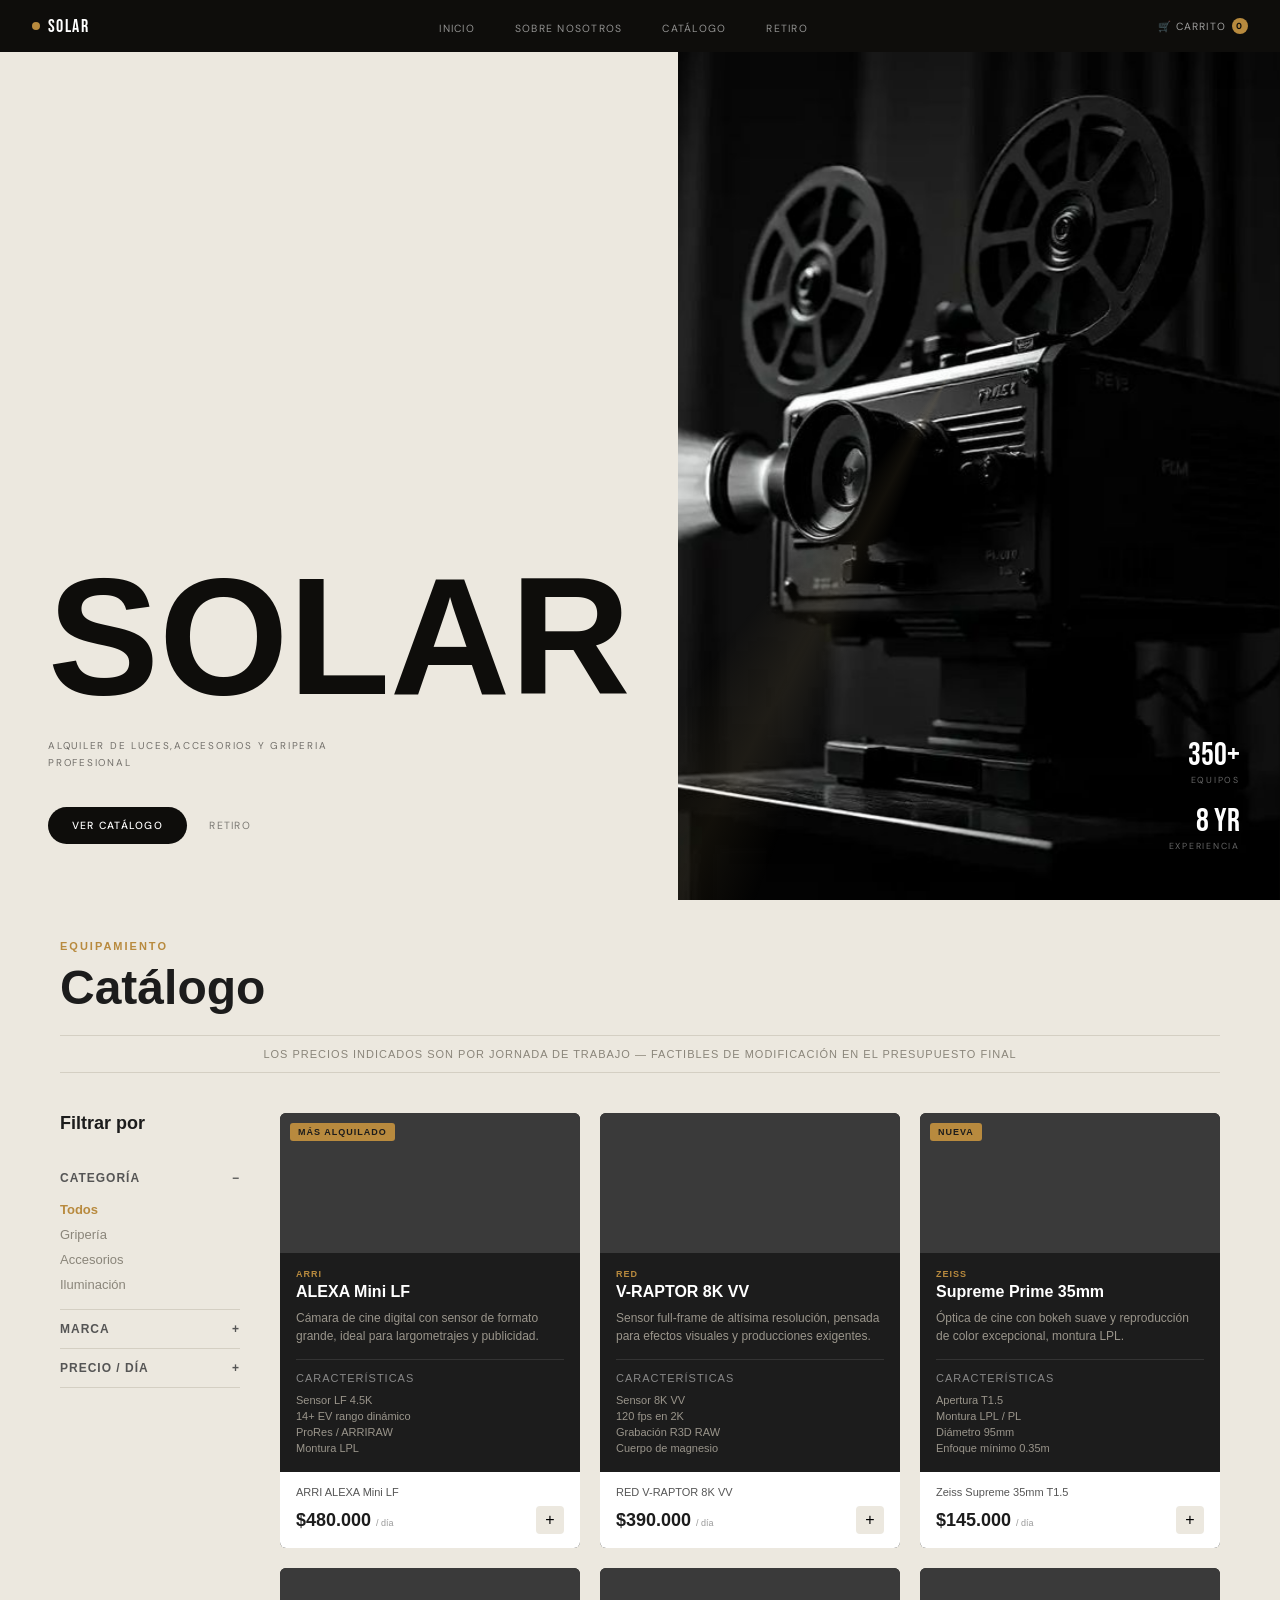
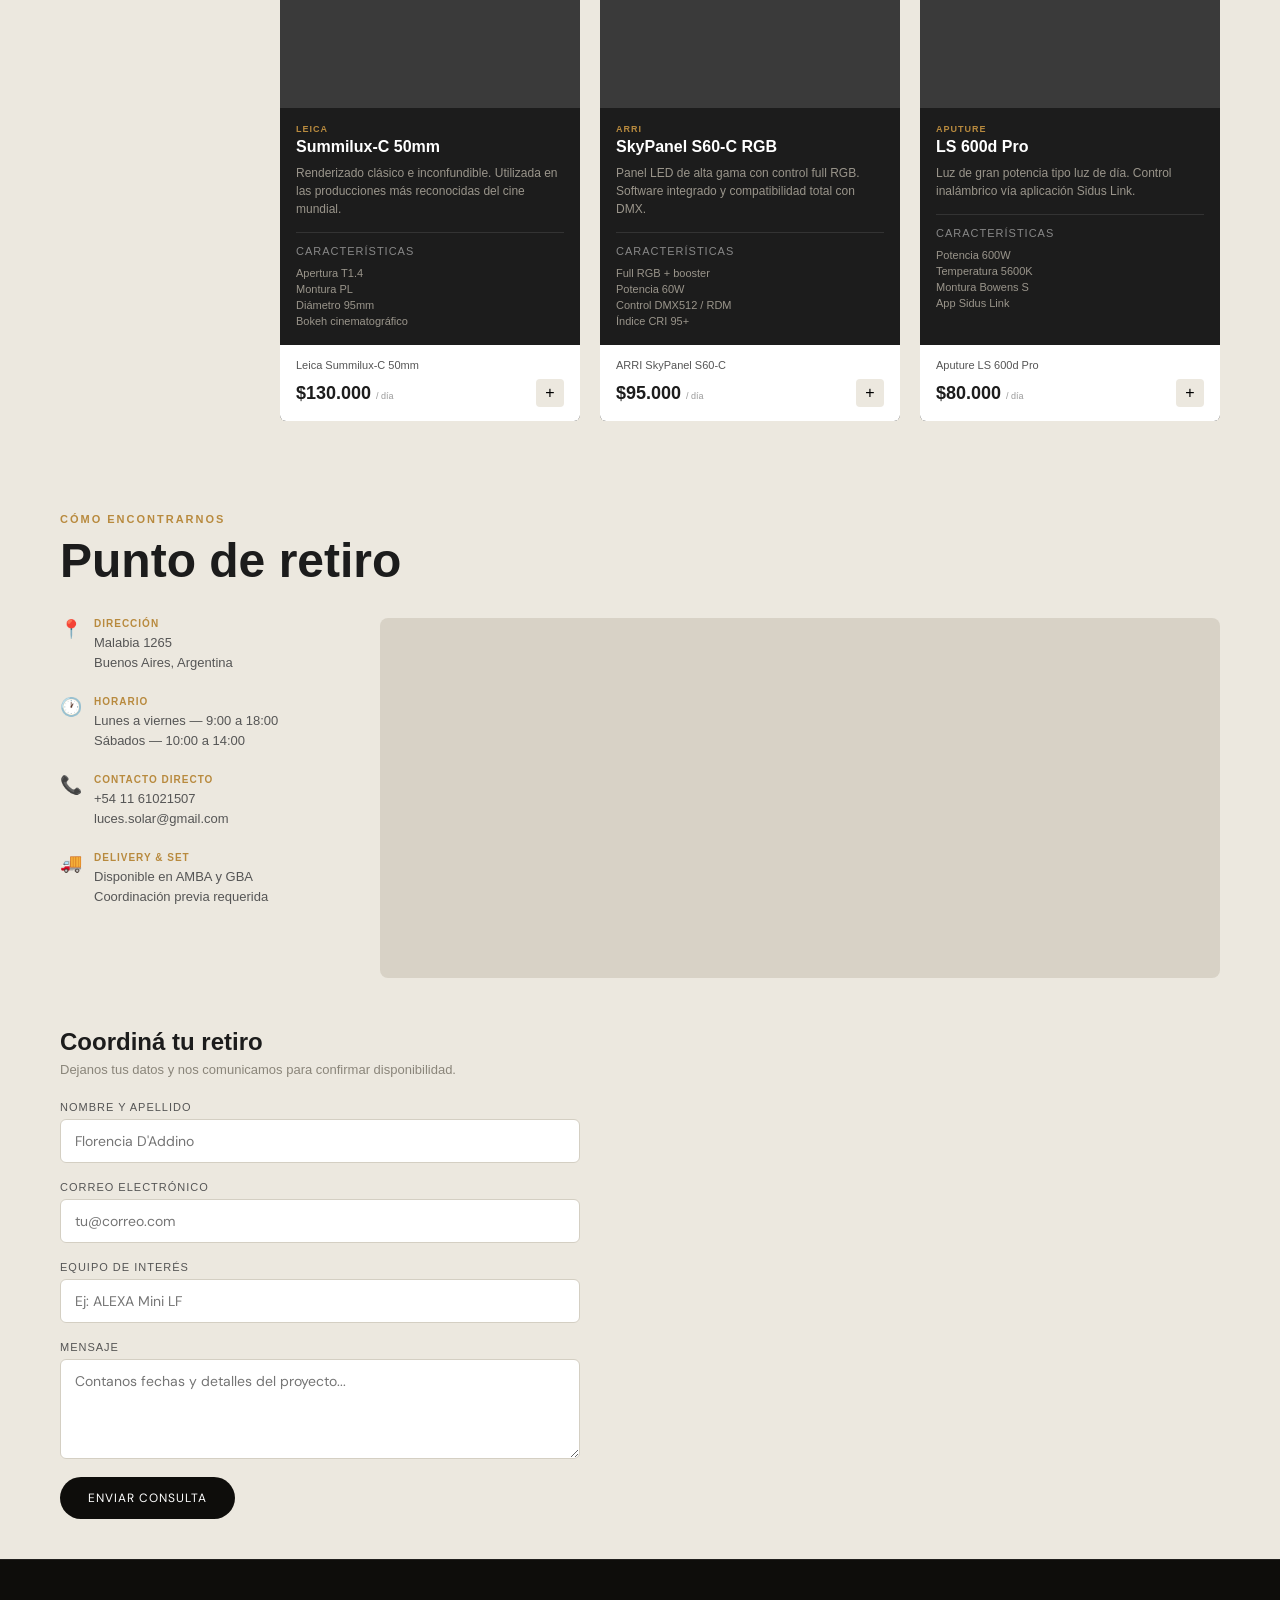
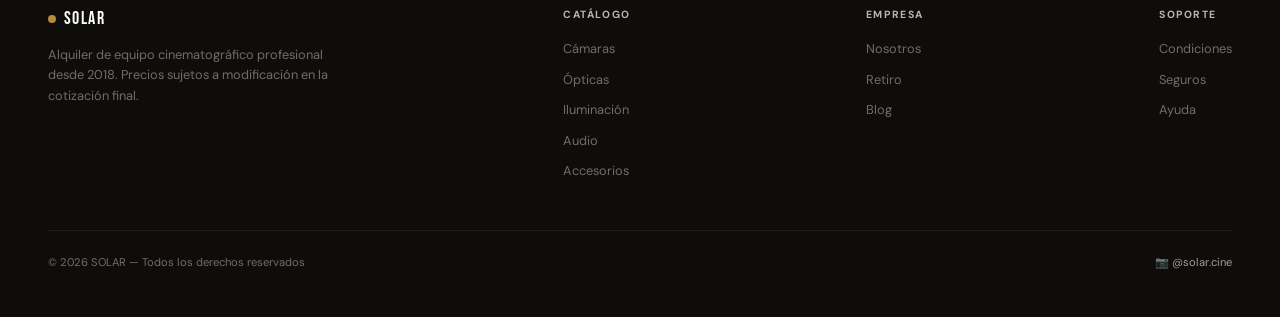
<file: index.html>
<DOCTYPE html>
<html lang="es">
<head>
  <meta charset="UTF-8">
  <meta name="viewport" content="width=device-width, initial-scale=1.0">
  <title>SOLAR_RENTAL</title>
  <link rel="preconnect" href="https://fonts.googleapis.com">
  <link rel="preconnect" href="https://fonts.gstatic.com" crossorigin>
  <link href="https://fonts.googleapis.com/css2?family=Bebas+Neue&family=DM+Sans:opsz,wght@9..40,400;9..40,500;9..40,700&display=swap" rel="stylesheet">
  <link rel="stylesheet" href="assets/styles.css">
</head>
<body>
  <nav>
    <a class="nav-logo" href="#">
      <span class="nav-logo-dot"></span>
      SOLAR
    </a>
    <ul class="nav-links">
      <li><a href="#inicio">Inicio</a></li>
      <li><a href="#">Sobre Nosotros</a></li>
      <li><a href="#catalogo">Catálogo</a></li>
      <li><a href="#retiro">Retiro</a></li>
    </ul>
    <div class="nav-cart">
      🛒 Carrito <span class="cart-badge">0</span>
    </div>
  </nav>
 
  <section class="hero" id="inicio">
    <div class="hero-left">
      <h1 class="hero-title">SOLAR</h1>
      <p class="hero-subtitle">ALQUILER DE LUCES,ACCESORIOS Y GRIPERIA<br>PROFESIONAL</p>
      <div class="hero-actions">
        <button class="btn-primary">Ver Catálogo</button>
        <button class="btn-ghost">Retiro</button>
      </div>
    </div>
 
    <div class="hero-right">
      <img class="hero-img" src="assets/img/jpg" alt="Proyector cinematográfico">
      <div class="light-beam"></div>
      <div class="stats">
        <div>
          <div class="stat-value">350+</div>
          <div class="stat-label">Equipos</div>
        </div>
        <div>
          <div class="stat-value">8 yr</div>
          <div class="stat-label">Experiencia</div>
        </div>
      </div>
    </div>
  </section>
 
<!-- ====== SECCIÓN CATÁLOGO ====== -->
<section class="catalogo" id="catalogo">

  <header class="catalogo-header">
    <p class="etiqueta-seccion">EQUIPAMIENTO</p>
    <h1>Catálogo</h1>
    <p class="aviso">LOS PRECIOS INDICADOS SON POR JORNADA DE TRABAJO — FACTIBLES DE MODIFICACIÓN EN EL PRESUPUESTO FINAL</p>
  </header>

  <div class="contenedor">

    <!-- FILTROS-->
    <aside class="filtros">
      <h2>Filtrar por</h2>

      <div class="grupo-filtro">
        <div class="titulo-filtro"><span>CATEGORÍA</span><span>−</span></div>
        <ul class="opciones">
          <li><a href="catalogo.html" class="activo">Todos</a></li>
          <li><a href="catalogo-griperia.html">Gripería</a></li>
          <li><a href="catalogo-accesorios.html">Accesorios</a></li>
          <li><a href="catalogo-luz.html">Iluminación</a></li>
          <li hidden><a href="catalogo.html" >Audio</a></li>
          <li hidden><a href="catalogo.html" >Estabilización</a></li>
          <li hidden><a href="catalogo.html" >Accesorios</a></li>
        </ul>
      </div>

      <div class="grupo-filtro">
        <div class="titulo-filtro"><span>MARCA</span><span>+</span></div>
      </div>

      <div class="grupo-filtro">
        <div class="titulo-filtro"><span>PRECIO / DÍA</span><span>+</span></div>
      </div>
    </aside>

    <!-- PRODUCTOS -->
    <main class="productos">

      <article class="tarjeta">
        <div class="imagen-producto"><span class="badge">MÁS ALQUILADO</span></div>
        <div class="info">
          <div>
            <p class="etiqueta-marca">ARRI</p>
            <h3>ALEXA Mini LF</h3>
            <p class="descripcion">Cámara de cine digital con sensor de formato grande, ideal para largometrajes y publicidad.</p>
          </div>
          <div class="caracteristicas">
            <p class="titulo-carac">CARACTERÍSTICAS</p>
            <ul>
              <li>Sensor LF 4.5K</li>
              <li>14+ EV rango dinámico</li>
              <li>ProRes / ARRIRAW</li>
              <li>Montura LPL</li>
            </ul>
          </div>
        </div>
        <div class="pie">
          <span class="nombre-corto">ARRI ALEXA Mini LF</span>
          <div class="pie-precio">
            <span class="precio">$480.000 <span>/ día</span></span>
            <button class="boton-mas">+</button>
          </div>
        </div>
      </article>

      <article class="tarjeta">
        <div class="imagen-producto"></div>
        <div class="info">
          <div>
            <p class="etiqueta-marca">RED</p>
            <h3>V-RAPTOR 8K VV</h3>
            <p class="descripcion">Sensor full-frame de altísima resolución, pensada para efectos visuales y producciones exigentes.</p>
          </div>
          <div class="caracteristicas">
            <p class="titulo-carac">CARACTERÍSTICAS</p>
            <ul>
              <li>Sensor 8K VV</li>
              <li>120 fps en 2K</li>
              <li>Grabación R3D RAW</li>
              <li>Cuerpo de magnesio</li>
            </ul>
          </div>
        </div>
        <div class="pie">
          <span class="nombre-corto">RED V-RAPTOR 8K VV</span>
          <div class="pie-precio">
            <span class="precio">$390.000 <span>/ día</span></span>
            <button class="boton-mas">+</button>
          </div>
        </div>
      </article>

      <article class="tarjeta">
        <div class="imagen-producto"><span class="badge">NUEVA</span></div>
        <div class="info">
          <div>
            <p class="etiqueta-marca">ZEISS</p>
            <h3>Supreme Prime 35mm</h3>
            <p class="descripcion">Óptica de cine con bokeh suave y reproducción de color excepcional, montura LPL.</p>
          </div>
          <div class="caracteristicas">
            <p class="titulo-carac">CARACTERÍSTICAS</p>
            <ul>
              <li>Apertura T1.5</li>
              <li>Montura LPL / PL</li>
              <li>Diámetro 95mm</li>
              <li>Enfoque mínimo 0.35m</li>
            </ul>
          </div>
        </div>
        <div class="pie">
          <span class="nombre-corto">Zeiss Supreme 35mm T1.5</span>
          <div class="pie-precio">
            <span class="precio">$145.000 <span>/ día</span></span>
            <button class="boton-mas">+</button>
          </div>
        </div>
      </article>

      <article class="tarjeta">
        <div class="imagen-producto"></div>
        <div class="info">
          <div>
            <p class="etiqueta-marca">LEICA</p>
            <h3>Summilux-C 50mm</h3>
            <p class="descripcion">Renderizado clásico e inconfundible. Utilizada en las producciones más reconocidas del cine mundial.</p>
          </div>
          <div class="caracteristicas">
            <p class="titulo-carac">CARACTERÍSTICAS</p>
            <ul>
              <li>Apertura T1.4</li>
              <li>Montura PL</li>
              <li>Diámetro 95mm</li>
              <li>Bokeh cinematográfico</li>
            </ul>
          </div>
        </div>
        <div class="pie">
          <span class="nombre-corto">Leica Summilux-C 50mm</span>
          <div class="pie-precio">
            <span class="precio">$130.000 <span>/ día</span></span>
            <button class="boton-mas">+</button>
          </div>
        </div>
      </article>

      <article class="tarjeta">
        <div class="imagen-producto"></div>
        <div class="info">
          <div>
            <p class="etiqueta-marca">ARRI</p>
            <h3>SkyPanel S60-C RGB</h3>
            <p class="descripcion">Panel LED de alta gama con control full RGB. Software integrado y compatibilidad total con DMX.</p>
          </div>
          <div class="caracteristicas">
            <p class="titulo-carac">CARACTERÍSTICAS</p>
            <ul>
              <li>Full RGB + booster</li>
              <li>Potencia 60W</li>
              <li>Control DMX512 / RDM</li>
              <li>Índice CRI 95+</li>
            </ul>
          </div>
        </div>
        <div class="pie">
          <span class="nombre-corto">ARRI SkyPanel S60-C</span>
          <div class="pie-precio">
            <span class="precio">$95.000 <span>/ día</span></span>
            <button class="boton-mas">+</button>
          </div>
        </div>
      </article>

      <article class="tarjeta">
        <div class="imagen-producto"></div>
        <div class="info">
          <div>
            <p class="etiqueta-marca">APUTURE</p>
            <h3>LS 600d Pro</h3>
            <p class="descripcion">Luz de gran potencia tipo luz de día. Control inalámbrico vía aplicación Sidus Link.</p>
          </div>
          <div class="caracteristicas">
            <p class="titulo-carac">CARACTERÍSTICAS</p>
            <ul>
              <li>Potencia 600W</li>
              <li>Temperatura 5600K</li>
              <li>Montura Bowens S</li>
              <li>App Sidus Link</li>
            </ul>
          </div>
        </div>
        <div class="pie">
          <span class="nombre-corto">Aputure LS 600d Pro</span>
          <div class="pie-precio">
            <span class="precio">$80.000 <span>/ día</span></span>
            <button class="boton-mas">+</button>
          </div>
        </div>
      </article>

    </main>
  </div>
</section>

<!-- ====== SECCIÓN PUNTO DE RETIRO ====== -->
<section class="retiro con-navbar" id="retiro">

  <p class="etiqueta-seccion">CÓMO ENCONTRARNOS</p>
  <h1>Punto de retiro</h1>

  <div class="retiro-grid">

    <!-- COLUMNA IZQUIERDA: DATOS -->
    <div class="datos">

      <div class="dato">
        <span class="dato-icono">📍</span> 
        <div>
          <p class="dato-titulo">DIRECCIÓN</p>
          <p class="dato-texto">Malabia 1265<br>Buenos Aires, Argentina</p>
        </div>
      </div>

      <div class="dato">
        <span class="dato-icono">🕐</span>
        <div>
          <p class="dato-titulo">HORARIO</p>
          <p class="dato-texto">Lunes a viernes — 9:00 a 18:00<br>Sábados — 10:00 a 14:00</p>
        </div>
      </div>

      <div class="dato">
        <span class="dato-icono">📞</span>
        <div>
          <p class="dato-titulo">CONTACTO DIRECTO</p>
          <p class="dato-texto">+54 11 61021507<br>luces.solar@gmail.com</p>
        </div>
      </div>

      <div class="dato">
        <span class="dato-icono">🚚</span>
        <div>
          <p class="dato-titulo">DELIVERY &amp; SET</p>
          <p class="dato-texto">Disponible en AMBA y GBA<br>Coordinación previa requerida</p>
        </div>
      </div>

    </div>

    <!-- COLUMNA DERECHA: MAPA con marcador animado -->
  <div class="mapa">
  <iframe
    src="https://www.google.com/maps/embed?pb=!1m18!1m12!1m3!1d3287.644734525456!2d-58.58126131647129!3d-34.51188988298784!2m3!1f0!2f0!3f0!3m2!1i1024!2i768!4f13.1!3m3!1m2!1s0x95bcba8ac5ac0025%3A0x49b881c9ec920183!2sMalabia%201265%2C%20B1655%20Villa%20Jos%C3%A9%20Le%C3%B3n%20Su%C3%A1rez%2C%20Provincia%20de%20Buenos%20Aires!5e0!3m2!1ses!2sar!4v1781366760307!5m2!1ses!2sar"
    width="100%"
    height="100%"
    style="border:0;"
    allowfullscreen=""
    loading="lazy"
    referrerpolicy="no-referrer-when-downgrade">
  </iframe>
</div>

  </div>

  <!-- FORMULARIO DE CONTACTO -->
  <div class="formulario">
    <h2>Coordiná tu retiro</h2>
    <p class="subtitulo">Dejanos tus datos y nos comunicamos para confirmar disponibilidad.</p>

    <form action="https://formspree.io/f/mqevlvoy" method="post">
    <div class="campo">
      <label for="nombre">Nombre y apellido</label>
      <input type="text" id="nombre" name="nombre" placeholder="Florencia D'Addino">
    </div>

    <div class="campo">
      <label for="email">Correo electrónico</label>
      <input type="email" id="email" name="email" placeholder="tu@correo.com">
    </div>

    <div class="campo">
      <label for="equipo">Equipo de interés</label>
      <input type="text" id="equipo" name="equipo" placeholder="Ej: ALEXA Mini LF">
    </div>

    <div class="campo">
      <label for="mensaje">Mensaje</label>
      <textarea id="mensaje" name="mensaje" placeholder="Contanos fechas y detalles del proyecto..."></textarea>
    </div>

    <button type="submit" class="btn-enviar">Enviar consulta</button>
    </form>
  </div>

</section>
 
 <!-- ====== FOOTER====== -->
<footer>
  <div class="footer-top">
    <div class="footer-marca">
      <div class="footer-logo">
        <span class="nav-logo-dot"></span> SOLAR
      </div>
      <p>Alquiler de equipo cinematográfico profesional desde 2018. Precios sujetos a modificación en la cotización final.</p>
    </div>

    <div class="footer-col">
      <h4>Catálogo</h4>
      <ul>
        <li><a href="catalogo-camaras.html">Cámaras</a></li>
        <li><a href="catalogo-opticas.html">Ópticas</a></li>
        <li><a href="catalogo.html">Iluminación</a></li>
        <li><a href="catalogo.html">Audio</a></li>
        <li><a href="catalogo.html">Accesorios</a></li>
      </ul>
    </div>

    <div class="footer-col">
      <h4>Empresa</h4>
      <ul>
        <li><a href="nosotros.html">Nosotros</a></li>
        <li><a href="retiro.html">Retiro</a></li>
        <li><a href="#">Blog</a></li>
      </ul>
    </div>

    <div class="footer-col">
      <h4>Soporte</h4>
      <ul>
        <li><a href="#">Condiciones</a></li>
        <li><a href="#">Seguros</a></li>
        <li><a href="#">Ayuda</a></li>
      </ul>
    </div>
  </div>

  <div class="footer-bottom">
    <span>© 2026 SOLAR — Todos los derechos reservados</span>
    <span class="footer-social">📷 @solar.cine</span>
  </div>
</footer>
</body>
</html>
</file>
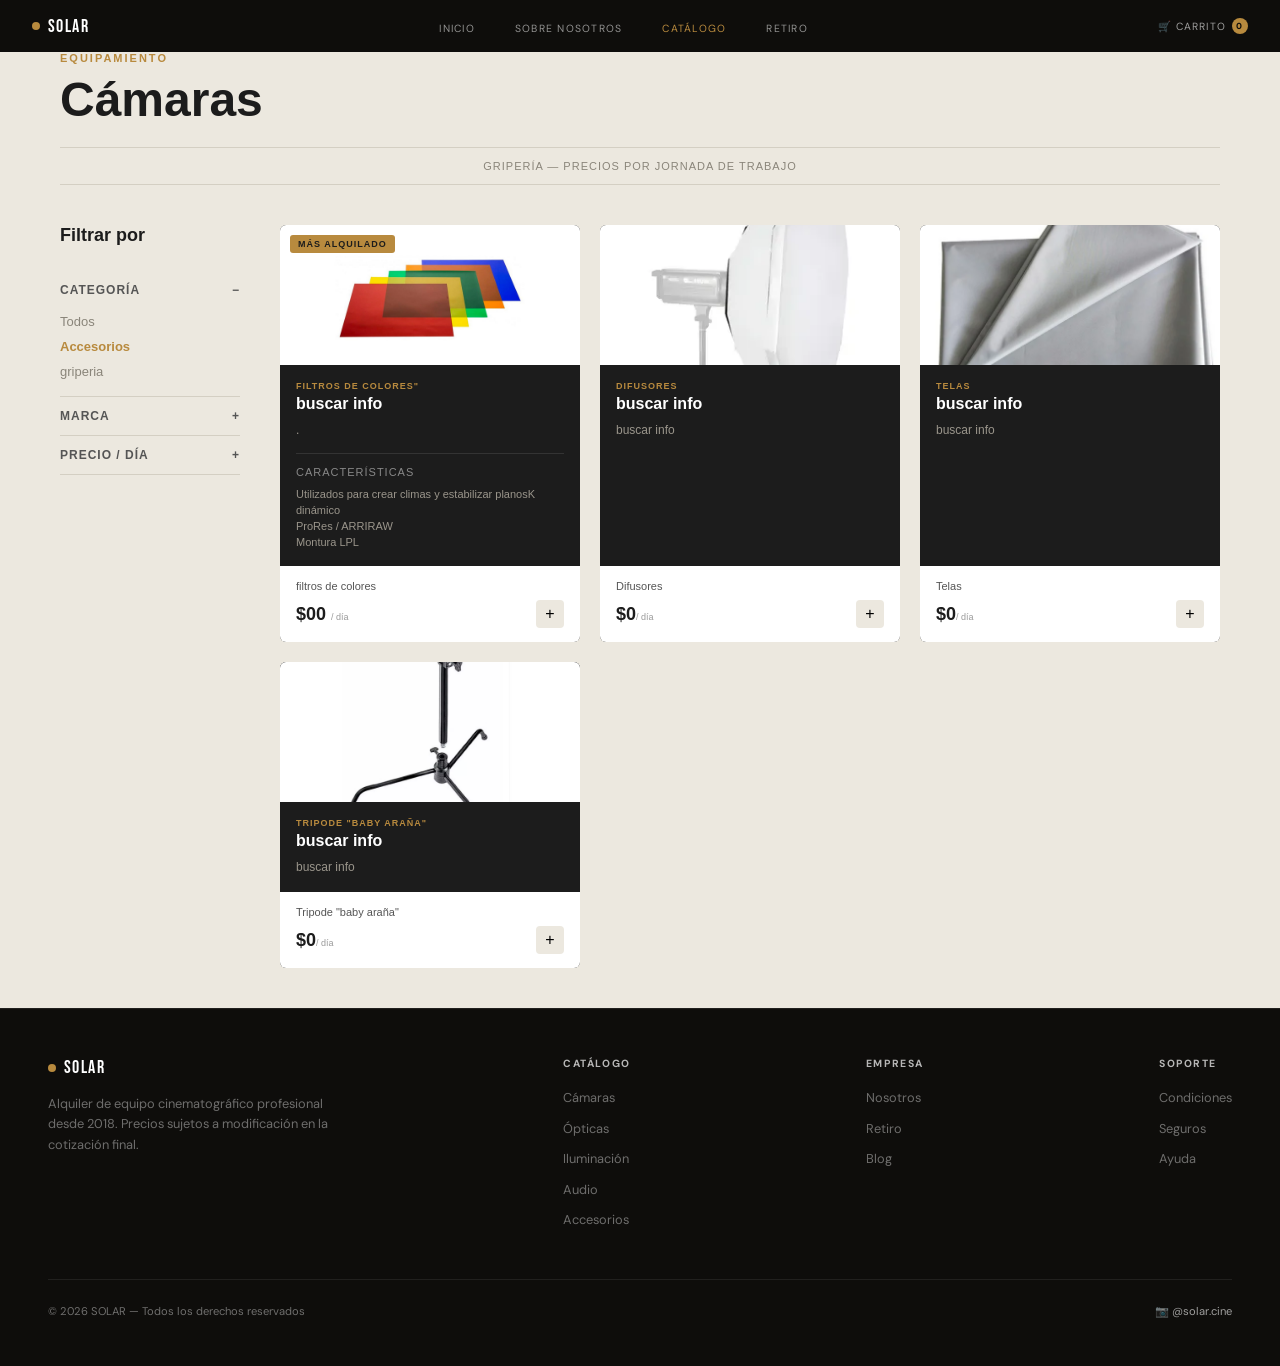
<file: catalogo-accesorios.html>
<DOCTYPE html>
<html lang="es">
<head>
  <meta charset="UTF-8">
  <meta name="viewport" content="width=device-width, initial-scale=1.0">
  <title>SOLAR — Cámaras</title>
  <link rel="preconnect" href="https://fonts.googleapis.com">
  <link rel="preconnect" href="https://fonts.gstatic.com" crossorigin>
  <link href="https://fonts.googleapis.com/css2?family=Bebas+Neue&family=DM+Sans:opsz,wght@9..40,400;9..40,500;9..40,700&display=swap" rel="stylesheet">
  <link rel="stylesheet" href="assets/styles.css">
</head>
<body>

  <nav>
    <a class="nav-logo" href="index.html"><span class="nav-logo-dot"></span> SOLAR</a>
    <ul class="nav-links">
      <li><a href="index.html">Inicio</a></li>
      <li><a href="nosotros.html">Sobre Nosotros</a></li>
      <li><a href="catalogo.html" class="activo">Catálogo</a></li>
      <li><a href="retiro.html">Retiro</a></li>
    </ul>
    <div class="nav-cart">🛒 Carrito <span class="cart-badge">0</span></div>
  </nav>

  <section class="catalogo con-navbar">
    <header class="catalogo-header">
      <p class="etiqueta-seccion">EQUIPAMIENTO</p>
      <h1>Cámaras</h1>
      <p class="aviso">GRIPERÍA — PRECIOS POR JORNADA DE TRABAJO</p>
    </header>

    <div class="contenedor">
      <aside class="filtros">
        <h2>Filtrar por</h2>
        <div class="grupo-filtro">
          <div class="titulo-filtro"><span>CATEGORÍA</span><span>−</span></div>
          <ul class="opciones">
            <li><a href="catalogo.html">Todos</a></li>
            <li><a href="catalogo-accesorios.html" class="activo">Accesorios</a></li>
            <li><a href="catalogo-griperia.html">griperia</a></li>
            <li hidden><a href="catalogo.html">Iluminación</a></li>
            <li hidden><a href="catalogo.html">Audio</a></li>
            <li hidden><a href="catalogo.html">Estabilización</a></li>
            <li hidden><a href="catalogo.html">Accesorios</a></li>
          </ul>
        </div>
        <div class="grupo-filtro"><div class="titulo-filtro"><span>MARCA</span><span>+</span></div></div>
        <div class="grupo-filtro"><div class="titulo-filtro"><span>PRECIO / DÍA</span><span>+</span></div></div>
      </aside>

      <main class="productos">
        <article class="tarjeta">
          <div class="imagen-producto"><span class="badge">MÁS ALQUILADO</span>
        <img src="assets/img/accesorios/coor.jpg" alt="color"></div>
          
          <div class="info">
            <div>
              <p class="etiqueta-marca">FILTROS DE COLORES"</p>
              <h3>buscar info</h3>
              <p class="descripcion">.</p>
            </div>
            <div class="caracteristicas">
              <p class="titulo-carac">CARACTERÍSTICAS</p>
              <ul><li>Utilizados para crear climas y estabilizar planosK</li><li> dinámico</li><li>ProRes / ARRIRAW</li><li>Montura LPL</li></ul>
            </div>
          </div>
          <div class="pie">
            <span class="nombre-corto">filtros de colores</span>
            <div class="pie-precio"><span class="precio">$00 <span>/ día</span></span><button class="boton-mas">+</button></div>
          </div>
        </article>

         <article class="tarjeta">
          <div class="imagen-producto">
            <img src="assets/img/accesorios/difu.webp" alt="difu">
          </div>
          <div class="info">
            <div>
              <p class="etiqueta-marca">DIFUSORES</p>
              <h3>buscar info</h3>
              <p class="descripcion">buscar info</p>
            </div>
          </div>
          <div class="pie">
            <span class="nombre-corto">Difusores</span>
            <div class="pie-precio"><span class="precio">$0<span>/ día</span></span><button class="boton-mas">+</button></div>
          </div>
        </article>

        <article class="tarjeta">
          <div class="imagen-producto">
            <img src="assets/img/accesorios/tela.webp" alt="tela">
          </div>
          <div class="info">
            <div>
              <p class="etiqueta-marca">TELAS</p>
              <h3>buscar info</h3>
              <p class="descripcion">buscar info</p>
            </div>
          </div>
          <div class="pie">
            <span class="nombre-corto">Telas</span>
            <div class="pie-precio"><span class="precio">$0<span>/ día</span></span><button class="boton-mas">+</button></div>
          </div>
        </article>

       <article class="tarjeta">
          <div class="imagen-producto">
            <img src="assets/img/griperia/arana.avif" alt="arana">
          </div>
          <div class="info">
            <div>
              <p class="etiqueta-marca">TRIPODE "BABY ARAÑA"</p>
              <h3>buscar info</h3>
              <p class="descripcion">buscar info</p>
            </div>
          </div>
          <div class="pie">
            <span class="nombre-corto">Tripode "baby araña"</span>
            <div class="pie-precio"><span class="precio">$0<span>/ día</span></span><button class="boton-mas">+</button></div>
          </div>
        </article>

      </main>
    </div>
  </section>

  <footer>
    <div class="footer-top">
      <div class="footer-marca">
        <div class="footer-logo"><span class="nav-logo-dot"></span> SOLAR</div>
        <p>Alquiler de equipo cinematográfico profesional desde 2018. Precios sujetos a modificación en la cotización final.</p>
      </div>
      <div class="footer-col">
        <h4>Catálogo</h4>
        <ul>
          <li><a href="catalogo-camaras.html">Cámaras</a></li>
          <li><a href="catalogo-opticas.html">Ópticas</a></li>
          <li><a href="catalogo.html">Iluminación</a></li>
          <li><a href="catalogo.html">Audio</a></li>
          <li><a href="catalogo.html">Accesorios</a></li>
        </ul>
      </div>
      <div class="footer-col">
        <h4>Empresa</h4>
        <ul>
          <li><a href="nosotros.html">Nosotros</a></li>
          <li><a href="retiro.html">Retiro</a></li>
          <li><a href="#">Blog</a></li>
        </ul>
      </div>
      <div class="footer-col">
        <h4>Soporte</h4>
        <ul>
          <li><a href="#">Condiciones</a></li>
          <li><a href="#">Seguros</a></li>
          <li><a href="#">Ayuda</a></li>
        </ul>
      </div>
    </div>
    <div class="footer-bottom">
      <span>© 2026 SOLAR — Todos los derechos reservados</span>
      <span class="footer-social">📷 @solar.cine</span>
    </div>
  </footer>

</body>
</html>
</file>
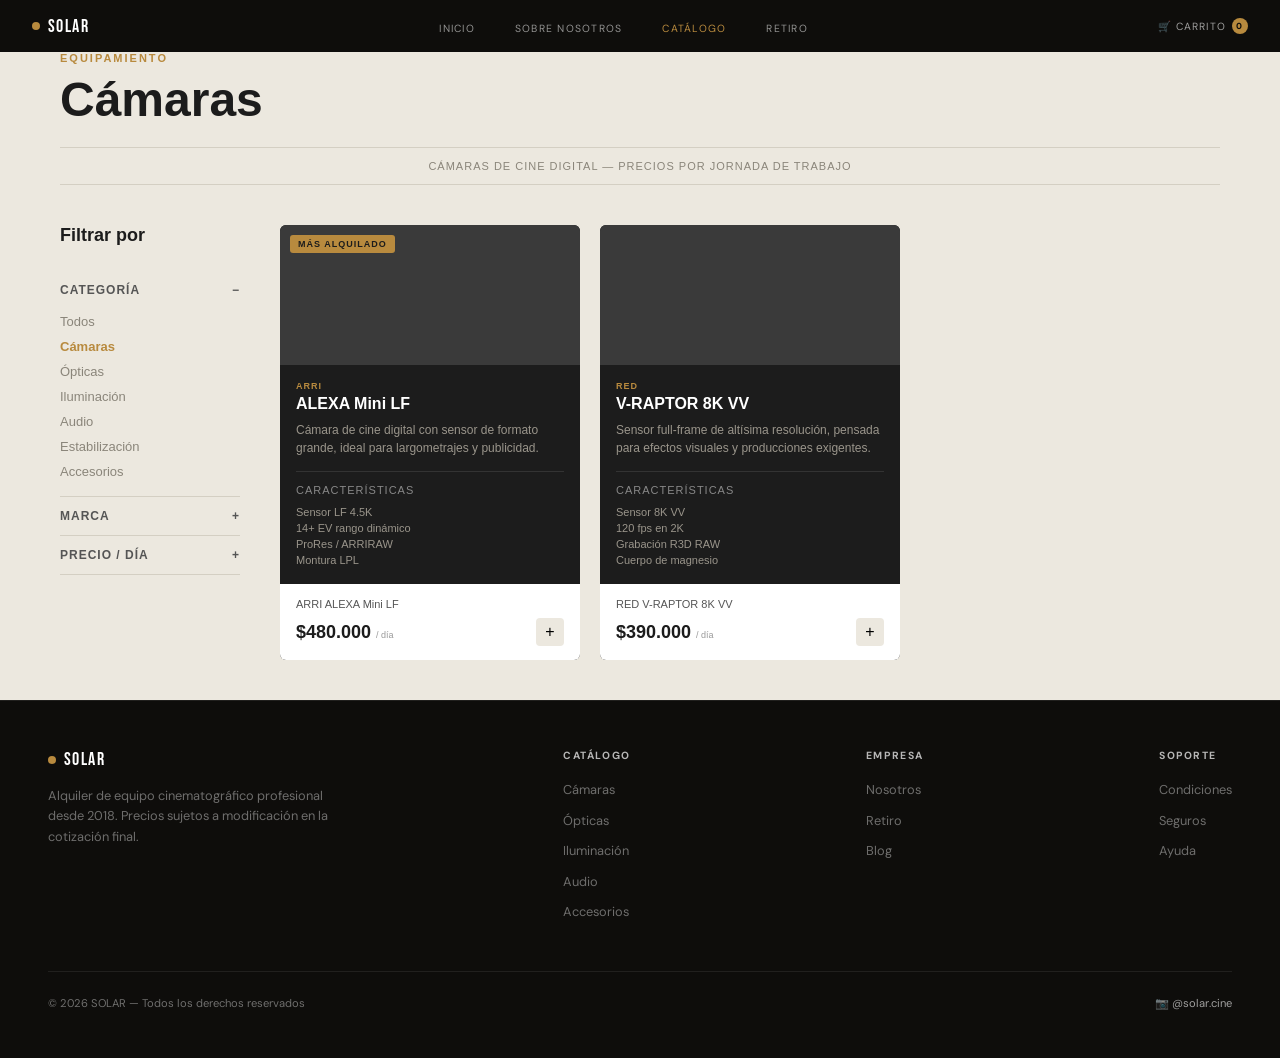
<file: catalogo-camaras.html>
<!DOCTYPE html>
<html lang="es">
<head>
  <meta charset="UTF-8">
  <meta name="viewport" content="width=device-width, initial-scale=1.0">
  <title>SOLAR — Cámaras</title>
  <link rel="preconnect" href="https://fonts.googleapis.com">
  <link rel="preconnect" href="https://fonts.gstatic.com" crossorigin>
  <link href="https://fonts.googleapis.com/css2?family=Bebas+Neue&family=DM+Sans:opsz,wght@9..40,400;9..40,500;9..40,700&display=swap" rel="stylesheet">
  <link rel="stylesheet" href="assets/styles.css">
</head>
<body>

  <nav>
    <a class="nav-logo" href="index.html"><span class="nav-logo-dot"></span> SOLAR</a>
    <ul class="nav-links">
      <li><a href="index.html">Inicio</a></li>
      <li><a href="nosotros.html">Sobre Nosotros</a></li>
      <li><a href="catalogo.html" class="activo">Catálogo</a></li>
      <li><a href="retiro.html">Retiro</a></li>
    </ul>
    <div class="nav-cart">🛒 Carrito <span class="cart-badge">0</span></div>
  </nav>

  <section class="catalogo con-navbar">
    <header class="catalogo-header">
      <p class="etiqueta-seccion">EQUIPAMIENTO</p>
      <h1>Cámaras</h1>
      <p class="aviso">CÁMARAS DE CINE DIGITAL — PRECIOS POR JORNADA DE TRABAJO</p>
    </header>

    <div class="contenedor">
      <aside class="filtros">
        <h2>Filtrar por</h2>
        <div class="grupo-filtro">
          <div class="titulo-filtro"><span>CATEGORÍA</span><span>−</span></div>
          <ul class="opciones">
            <li><a href="catalogo.html">Todos</a></li>
            <li><a href="catalogo-camaras.html" class="activo">Cámaras</a></li>
            <li><a href="catalogo-opticas.html">Ópticas</a></li>
            <li><a href="catalogo.html">Iluminación</a></li>
            <li><a href="catalogo.html">Audio</a></li>
            <li><a href="catalogo.html">Estabilización</a></li>
            <li><a href="catalogo.html">Accesorios</a></li>
          </ul>
        </div>
        <div class="grupo-filtro"><div class="titulo-filtro"><span>MARCA</span><span>+</span></div></div>
        <div class="grupo-filtro"><div class="titulo-filtro"><span>PRECIO / DÍA</span><span>+</span></div></div>
      </aside>

      <main class="productos">
        <article class="tarjeta">
          <div class="imagen-producto"><span class="badge">MÁS ALQUILADO</span></div>
          <div class="info">
            <div>
              <p class="etiqueta-marca">ARRI</p>
              <h3>ALEXA Mini LF</h3>
              <p class="descripcion">Cámara de cine digital con sensor de formato grande, ideal para largometrajes y publicidad.</p>
            </div>
            <div class="caracteristicas">
              <p class="titulo-carac">CARACTERÍSTICAS</p>
              <ul><li>Sensor LF 4.5K</li><li>14+ EV rango dinámico</li><li>ProRes / ARRIRAW</li><li>Montura LPL</li></ul>
            </div>
          </div>
          <div class="pie">
            <span class="nombre-corto">ARRI ALEXA Mini LF</span>
            <div class="pie-precio"><span class="precio">$480.000 <span>/ día</span></span><button class="boton-mas">+</button></div>
          </div>
        </article>

        <article class="tarjeta">
          <div class="imagen-producto"></div>
          <div class="info">
            <div>
              <p class="etiqueta-marca">RED</p>
              <h3>V-RAPTOR 8K VV</h3>
              <p class="descripcion">Sensor full-frame de altísima resolución, pensada para efectos visuales y producciones exigentes.</p>
            </div>
            <div class="caracteristicas">
              <p class="titulo-carac">CARACTERÍSTICAS</p>
              <ul><li>Sensor 8K VV</li><li>120 fps en 2K</li><li>Grabación R3D RAW</li><li>Cuerpo de magnesio</li></ul>
            </div>
          </div>
          <div class="pie">
            <span class="nombre-corto">RED V-RAPTOR 8K VV</span>
            <div class="pie-precio"><span class="precio">$390.000 <span>/ día</span></span><button class="boton-mas">+</button></div>
          </div>
        </article>
      </main>
    </div>
  </section>

  <footer>
    <div class="footer-top">
      <div class="footer-marca">
        <div class="footer-logo"><span class="nav-logo-dot"></span> SOLAR</div>
        <p>Alquiler de equipo cinematográfico profesional desde 2018. Precios sujetos a modificación en la cotización final.</p>
      </div>
      <div class="footer-col">
        <h4>Catálogo</h4>
        <ul>
          <li><a href="catalogo-camaras.html">Cámaras</a></li>
          <li><a href="catalogo-opticas.html">Ópticas</a></li>
          <li><a href="catalogo.html">Iluminación</a></li>
          <li><a href="catalogo.html">Audio</a></li>
          <li><a href="catalogo.html">Accesorios</a></li>
        </ul>
      </div>
      <div class="footer-col">
        <h4>Empresa</h4>
        <ul>
          <li><a href="nosotros.html">Nosotros</a></li>
          <li><a href="retiro.html">Retiro</a></li>
          <li><a href="#">Blog</a></li>
        </ul>
      </div>
      <div class="footer-col">
        <h4>Soporte</h4>
        <ul>
          <li><a href="#">Condiciones</a></li>
          <li><a href="#">Seguros</a></li>
          <li><a href="#">Ayuda</a></li>
        </ul>
      </div>
    </div>
    <div class="footer-bottom">
      <span>© 2026 SOLAR — Todos los derechos reservados</span>
      <span class="footer-social">📷 @solar.cine</span>
    </div>
  </footer>

</body>
</html>
</file>
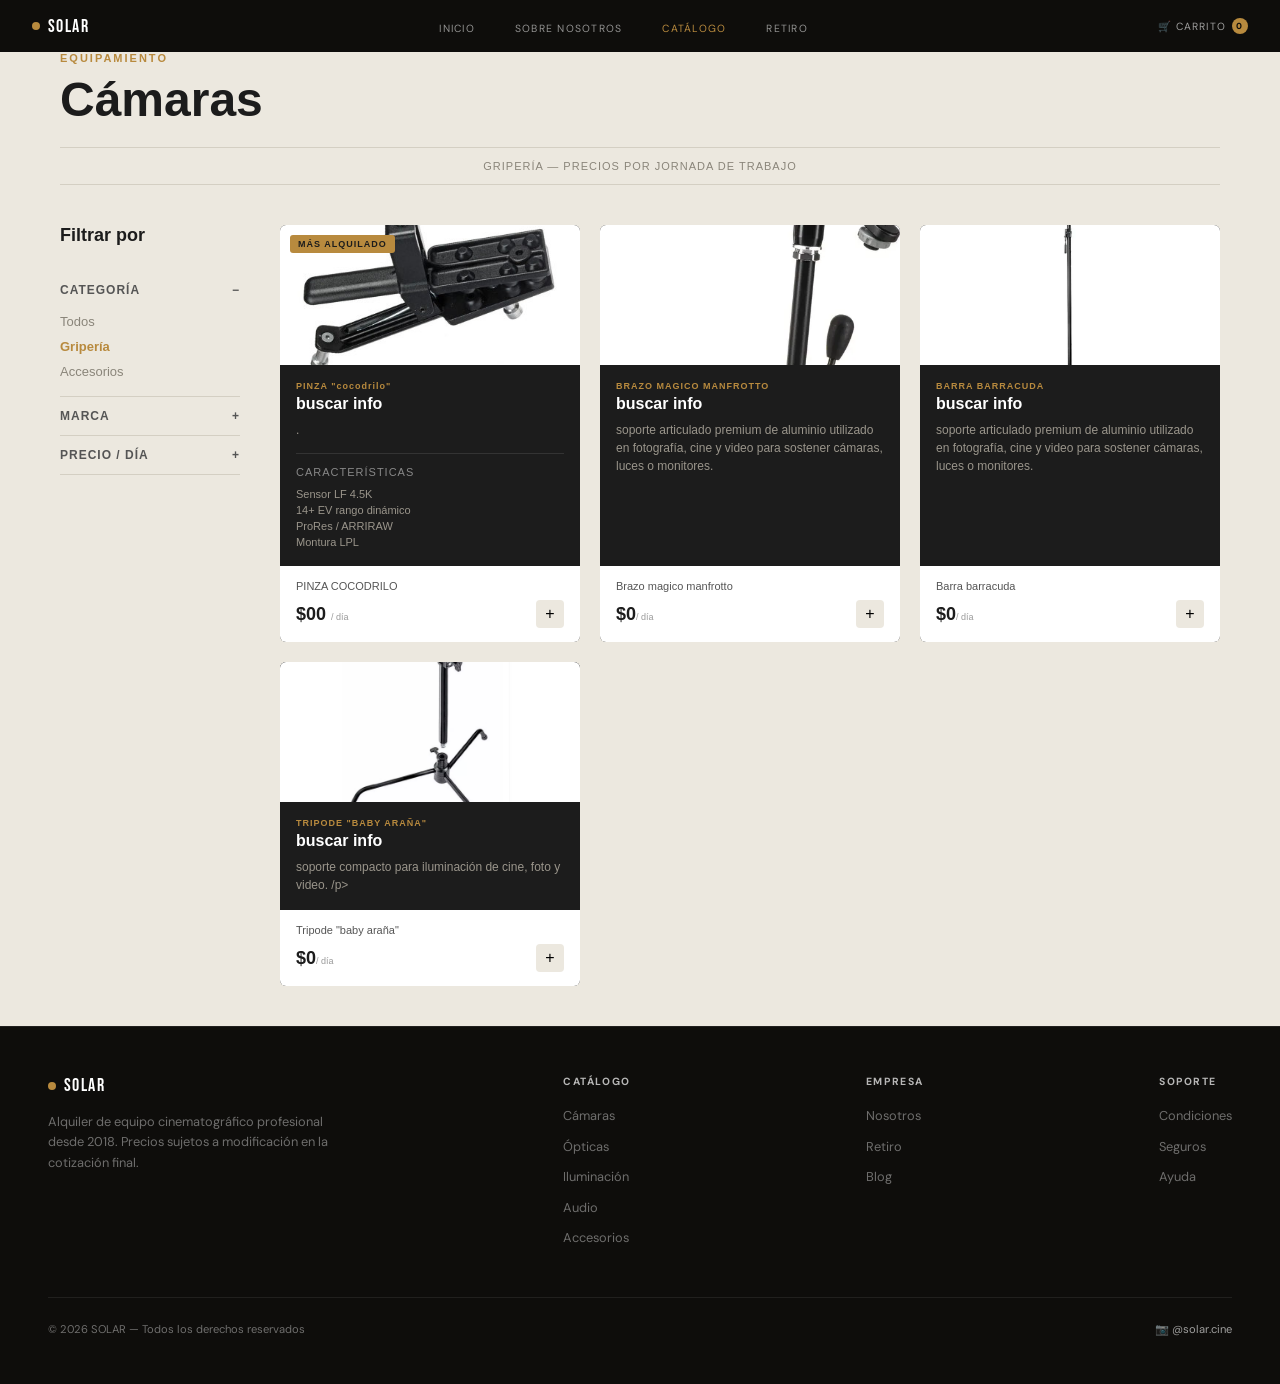
<file: catalogo-griperia.html>
<!DOCTYPE html>
<html lang="es">
<head>
  <meta charset="UTF-8">
  <meta name="viewport" content="width=device-width, initial-scale=1.0">
  <title>SOLAR — Cámaras</title>
  <link rel="preconnect" href="https://fonts.googleapis.com">
  <link rel="preconnect" href="https://fonts.gstatic.com" crossorigin>
  <link href="https://fonts.googleapis.com/css2?family=Bebas+Neue&family=DM+Sans:opsz,wght@9..40,400;9..40,500;9..40,700&display=swap" rel="stylesheet">
  <link rel="stylesheet" href="assets/styles.css">
</head>
<body>

  <nav>
    <a class="nav-logo" href="index.html"><span class="nav-logo-dot"></span> SOLAR</a>
    <ul class="nav-links">
      <li><a href="index.html">Inicio</a></li>
      <li><a href="nosotros.html">Sobre Nosotros</a></li>
      <li><a href="catalogo.html" class="activo">Catálogo</a></li>
      <li><a href="retiro.html">Retiro</a></li>
    </ul>
    <div class="nav-cart">🛒 Carrito <span class="cart-badge">0</span></div>
  </nav>

  <section class="catalogo con-navbar">
    <header class="catalogo-header">
      <p class="etiqueta-seccion">EQUIPAMIENTO</p>
      <h1>Cámaras</h1>
      <p class="aviso">GRIPERÍA — PRECIOS POR JORNADA DE TRABAJO</p>
    </header>

    <div class="contenedor">
      <aside class="filtros">
        <h2>Filtrar por</h2>
        <div class="grupo-filtro">
          <div class="titulo-filtro"><span>CATEGORÍA</span><span>−</span></div>
          <ul class="opciones">
            <li><a href="catalogo.html">Todos</a></li>
            <li><a href="catalogo-griperia.html" class="activo">Gripería</a></li>
            <li><a href="catalogo-accesorios.html">Accesorios</a></li>
            <li hidden><a href="catalogo.html">Iluminación</a></li>
            <li hidden><a href="catalogo.html">Audio</a></li>
            <li hidden><a href="catalogo.html">Estabilización</a></li>
            <li hidden><a href="catalogo.html">Accesorios</a></li>
          </ul>
        </div>
        <div class="grupo-filtro"><div class="titulo-filtro"><span>MARCA</span><span>+</span></div></div>
        <div class="grupo-filtro"><div class="titulo-filtro"><span>PRECIO / DÍA</span><span>+</span></div></div>
      </aside>

      <main class="productos">
        <article class="tarjeta">
          <div class="imagen-producto"><span class="badge">MÁS ALQUILADO</span>
        <img src="assets/img/griperia/cocodrilo.jpg" alt="cocodrilo"></div>
          
          <div class="info">
            <div>
              <p class="etiqueta-marca">PINZA "cocodrilo"</p>
              <h3>buscar info</h3>
              <p class="descripcion">.</p>
            </div>
            <div class="caracteristicas">
              <p class="titulo-carac">CARACTERÍSTICAS</p>
              <ul><li>Sensor LF 4.5K</li><li>14+ EV rango dinámico</li><li>ProRes / ARRIRAW</li><li>Montura LPL</li></ul>
            </div>
          </div>
          <div class="pie">
            <span class="nombre-corto">PINZA COCODRILO</span>
            <div class="pie-precio"><span class="precio">$00 <span>/ día</span></span><button class="boton-mas">+</button></div>
          </div>
        </article>

         <article class="tarjeta">
          <div class="imagen-producto">
            <img src="assets/img/griperia/manfrotto.webp" alt="manfrotto">
          </div>
          <div class="info">
            <div>
              <p class="etiqueta-marca">BRAZO MAGICO MANFROTTO</p>
              <h3>buscar info</h3>
              <p class="descripcion">soporte articulado premium de aluminio utilizado en fotografía, cine y video para sostener cámaras, luces o monitores.</p>
            </div>
          </div>
          <div class="pie">
            <span class="nombre-corto">Brazo magico manfrotto</span>
            <div class="pie-precio"><span class="precio">$0<span>/ día</span></span><button class="boton-mas">+</button></div>
          </div>
        </article>

        <article class="tarjeta">
          <div class="imagen-producto">
            <img src="assets/img/griperia/barra.webp" alt="barracuda">
          </div>
          <div class="info">
            <div>
              <p class="etiqueta-marca">BARRA BARRACUDA</p>
              <h3>buscar info</h3>
              <p class="descripcion">soporte articulado premium de aluminio utilizado en fotografía, cine y video para sostener cámaras, luces o monitores.</p>
            </div>
          </div>
          <div class="pie">
            <span class="nombre-corto">Barra barracuda</span>
            <div class="pie-precio"><span class="precio">$0<span>/ día</span></span><button class="boton-mas">+</button></div>
          </div>
        </article>

       <article class="tarjeta">
          <div class="imagen-producto">
            <img src="assets/img/griperia/arana.avif" alt="arana">
          </div>
          <div class="info">
            <div>
              <p class="etiqueta-marca">TRIPODE "BABY ARAÑA"</p>
              <h3>buscar info</h3>
              <p class="descripcion">soporte compacto para iluminación de cine, foto y video. /p>
            </div>
          </div>
          <div class="pie">
            <span class="nombre-corto">Tripode "baby araña"</span>
            <div class="pie-precio"><span class="precio">$0<span>/ día</span></span><button class="boton-mas">+</button></div>
          </div>
        </article>

      </main>
    </div>
  </section>

  <footer>
    <div class="footer-top">
      <div class="footer-marca">
        <div class="footer-logo"><span class="nav-logo-dot"></span> SOLAR</div>
        <p>Alquiler de equipo cinematográfico profesional desde 2018. Precios sujetos a modificación en la cotización final.</p>
      </div>
      <div class="footer-col">
        <h4>Catálogo</h4>
        <ul>
          <li><a href="catalogo-camaras.html">Cámaras</a></li>
          <li><a href="catalogo-opticas.html">Ópticas</a></li>
          <li><a href="catalogo.html">Iluminación</a></li>
          <li><a href="catalogo.html">Audio</a></li>
          <li><a href="catalogo.html">Accesorios</a></li>
        </ul>
      </div>
      <div class="footer-col">
        <h4>Empresa</h4>
        <ul>
          <li><a href="nosotros.html">Nosotros</a></li>
          <li><a href="retiro.html">Retiro</a></li>
          <li><a href="#">Blog</a></li>
        </ul>
      </div>
      <div class="footer-col">
        <h4>Soporte</h4>
        <ul>
          <li><a href="#">Condiciones</a></li>
          <li><a href="#">Seguros</a></li>
          <li><a href="#">Ayuda</a></li>
        </ul>
      </div>
    </div>
    <div class="footer-bottom">
      <span>© 2026 SOLAR — Todos los derechos reservados</span>
      <span class="footer-social">📷 @solar.cine</span>
    </div>
  </footer>

</body>
</html>
</file>
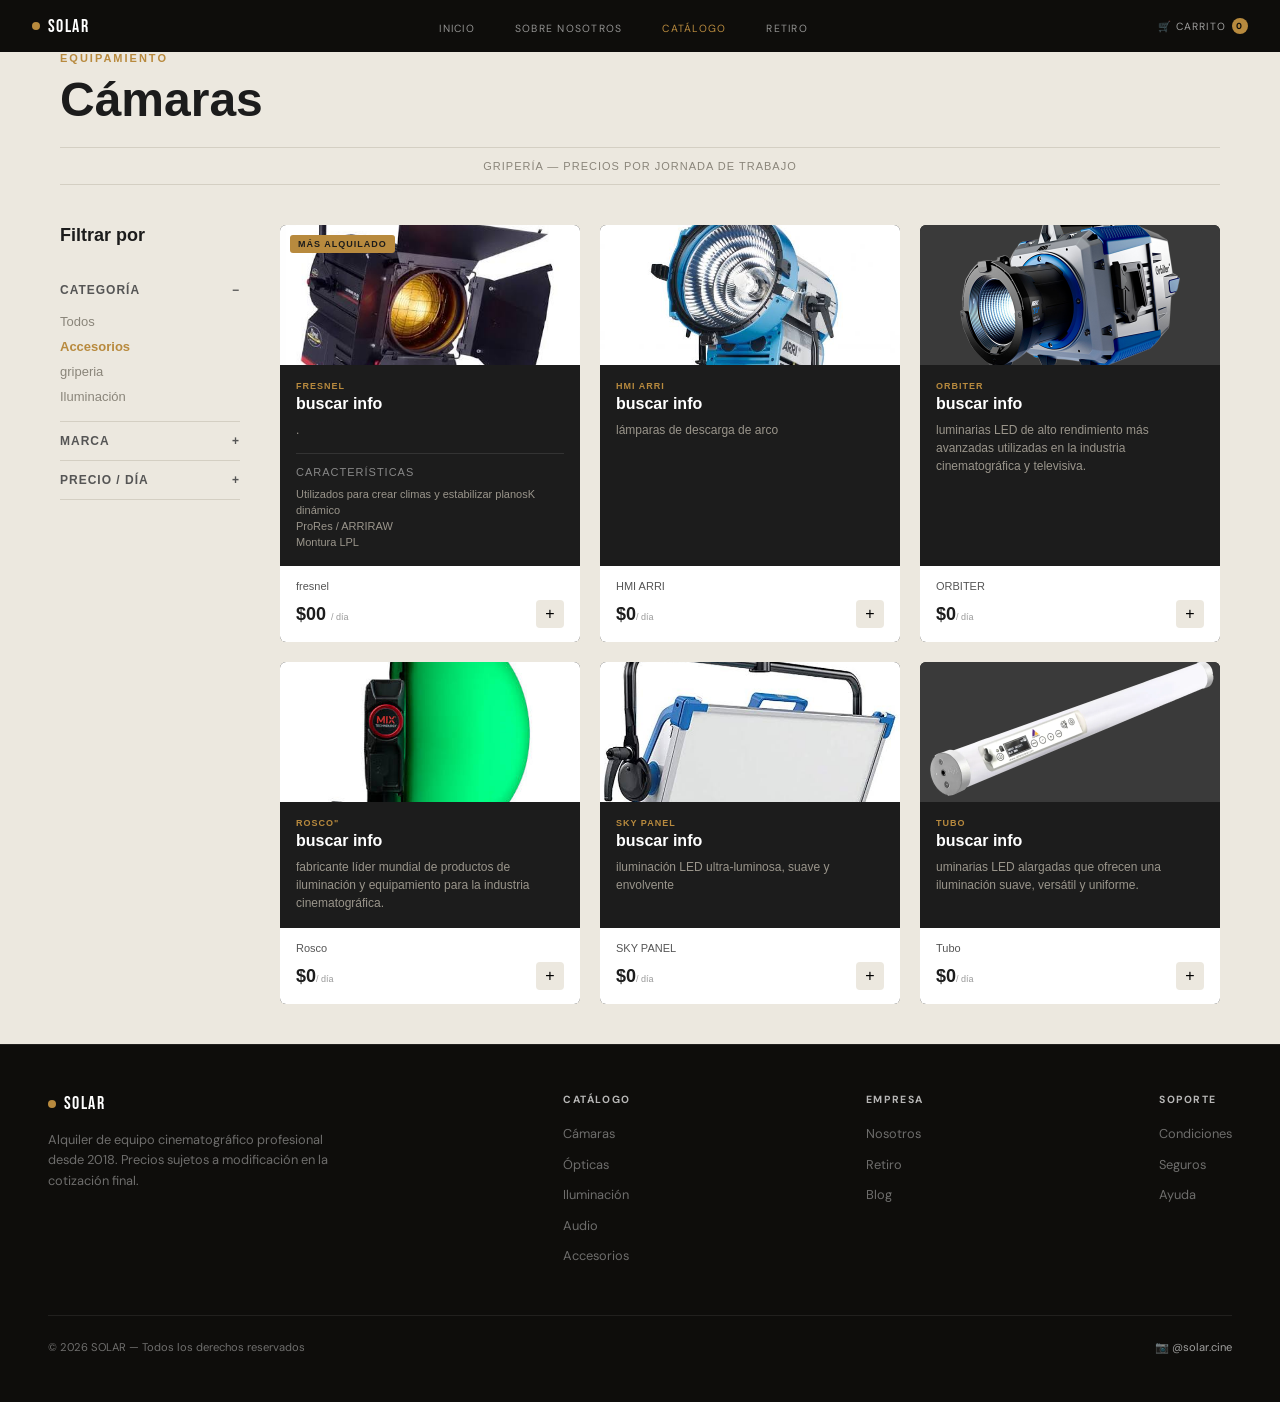
<file: catalogo-luz.html>
<!DOCTYPE html>
<html lang="es">
<head>
  <meta charset="UTF-8">
  <meta name="viewport" content="width=device-width, initial-scale=1.0">
  <title>SOLAR — Cámaras</title>
  <link rel="preconnect" href="https://fonts.googleapis.com">
  <link rel="preconnect" href="https://fonts.gstatic.com" crossorigin>
  <link href="https://fonts.googleapis.com/css2?family=Bebas+Neue&family=DM+Sans:opsz,wght@9..40,400;9..40,500;9..40,700&display=swap" rel="stylesheet">
  <link rel="stylesheet" href="assets/styles.css">
</head>
<body>

  <nav>
    <a class="nav-logo" href="index.html"><span class="nav-logo-dot"></span> SOLAR</a>
    <ul class="nav-links">
      <li><a href="index.html">Inicio</a></li>
      <li><a href="nosotros.html">Sobre Nosotros</a></li>
      <li><a href="catalogo.html" class="activo">Catálogo</a></li>
      <li><a href="retiro.html">Retiro</a></li>
    </ul>
    <div class="nav-cart">🛒 Carrito <span class="cart-badge">0</span></div>
  </nav>

  <section class="catalogo con-navbar">
    <header class="catalogo-header">
      <p class="etiqueta-seccion">EQUIPAMIENTO</p>
      <h1>Cámaras</h1>
      <p class="aviso">GRIPERÍA — PRECIOS POR JORNADA DE TRABAJO</p>
    </header>

    <div class="contenedor">
      <aside class="filtros">
        <h2>Filtrar por</h2>
        <div class="grupo-filtro">
          <div class="titulo-filtro"><span>CATEGORÍA</span><span>−</span></div>
          <ul class="opciones">
            <li><a href="catalogo.html">Todos</a></li>
            <li><a href="catalogo-accesorios.html" class="activo">Accesorios</a></li>
            <li><a href="catalogo-griperia.html">griperia</a></li>
            <li><a href="catalogo.html">Iluminación</a></li>
            <li hidden><a href="catalogo.html">Audio</a></li>
            <li hidden><a href="catalogo.html">Estabilización</a></li>
            <li hidden><a href="catalogo.html">Accesorios</a></li>
          </ul>
        </div>
        <div class="grupo-filtro"><div class="titulo-filtro"><span>MARCA</span><span>+</span></div></div>
        <div class="grupo-filtro"><div class="titulo-filtro"><span>PRECIO / DÍA</span><span>+</span></div></div>
      </aside>

      <main class="productos">
        <article class="tarjeta">
          <div class="imagen-producto"><span class="badge">MÁS ALQUILADO</span>
        <img src="assets/img/extra/fres.jpg" alt="fresnel"></div>
          
          <div class="info">
            <div>
              <p class="etiqueta-marca">FRESNEL</p>
              <h3>buscar info</h3>
              <p class="descripcion">.</p>
            </div>
            <div class="caracteristicas">
              <p class="titulo-carac">CARACTERÍSTICAS</p>
              <ul><li>Utilizados para crear climas y estabilizar planosK</li><li> dinámico</li><li>ProRes / ARRIRAW</li><li>Montura LPL</li></ul>
            </div>
          </div>
          <div class="pie">
            <span class="nombre-corto">fresnel</span>
            <div class="pie-precio"><span class="precio">$00 <span>/ día</span></span><button class="boton-mas">+</button></div>
          </div>
        </article>

         <article class="tarjeta">
          <div class="imagen-producto">
            <img src="assets/img/extra/ari.jpg" alt="ari">
          </div>
          <div class="info">
            <div>
              <p class="etiqueta-marca">HMI ARRI</p>
              <h3>buscar info</h3>
              <p class="descripcion"> lámparas de descarga de arco</p>
            </div>
          </div>
          <div class="pie">
            <span class="nombre-corto">HMI ARRI</span>
            <div class="pie-precio"><span class="precio">$0<span>/ día</span></span><button class="boton-mas">+</button></div>
          </div>
        </article>

        <article class="tarjeta">
          <div class="imagen-producto">
            <img src="assets/img/extra/orbiter.png" alt="orbiter">
          </div>
          <div class="info">
            <div>
              <p class="etiqueta-marca">ORBITER</p>
              <h3>buscar info</h3>
              <p class="descripcion"> luminarias LED de alto rendimiento más avanzadas utilizadas en la industria cinematográfica y televisiva.</p>
            </div>
          </div>
          <div class="pie">
            <span class="nombre-corto">ORBITER</span>
            <div class="pie-precio"><span class="precio">$0<span>/ día</span></span><button class="boton-mas">+</button></div>
          </div>
        </article>

       <article class="tarjeta">
          <div class="imagen-producto">
            <img src="assets/img/extra/rosco.jpg" alt="rosco">
          </div>
          <div class="info">
            <div>
              <p class="etiqueta-marca">ROSCO"</p>
              <h3>buscar info</h3>
              <p class="descripcion">fabricante líder mundial de productos de iluminación y equipamiento para la industria cinematográfica.</p>
            </div>
          </div>
          <div class="pie">
            <span class="nombre-corto">Rosco</span>
            <div class="pie-precio"><span class="precio">$0<span>/ día</span></span><button class="boton-mas">+</button></div>
          </div>
        </article>
        

        <article class="tarjeta">
          <div class="imagen-producto">
            <img src="assets/img/extra/sky.jpg" alt="sky">
          </div>
          <div class="info">
            <div>
              <p class="etiqueta-marca">SKY PANEL</p>
              <h3>buscar info</h3>
              <p class="descripcion">iluminación LED ultra-luminosa, suave y envolvente</p>
            </div>
          </div>
          <div class="pie">
            <span class="nombre-corto">SKY PANEL</span>
            <div class="pie-precio"><span class="precio">$0<span>/ día</span></span><button class="boton-mas">+</button></div>
          </div>
        </article>


        <article class="tarjeta">
          <div class="imagen-producto">
            <img src="assets/img/extra/tubo.webp" alt="tubo">
          </div>
          <div class="info">
            <div>
              <p class="etiqueta-marca">TUBO</p>
              <h3>buscar info</h3>
              <p class="descripcion">uminarias LED alargadas que ofrecen una iluminación suave, versátil y uniforme.</p>
            </div>
          </div>
          <div class="pie">
            <span class="nombre-corto">Tubo</span>
            <div class="pie-precio"><span class="precio">$0<span>/ día</span></span><button class="boton-mas">+</button></div>
          </div>
        </article>





      </main>
    </div>
  </section>

  <footer>
    <div class="footer-top">
      <div class="footer-marca">
        <div class="footer-logo"><span class="nav-logo-dot"></span> SOLAR</div>
        <p>Alquiler de equipo cinematográfico profesional desde 2018. Precios sujetos a modificación en la cotización final.</p>
      </div>
      <div class="footer-col">
        <h4>Catálogo</h4>
        <ul>
          <li><a href="catalogo-camaras.html">Cámaras</a></li>
          <li><a href="catalogo-opticas.html">Ópticas</a></li>
          <li><a href="catalogo.html">Iluminación</a></li>
          <li><a href="catalogo.html">Audio</a></li>
          <li><a href="catalogo.html">Accesorios</a></li>
        </ul>
      </div>
      <div class="footer-col">
        <h4>Empresa</h4>
        <ul>
          <li><a href="nosotros.html">Nosotros</a></li>
          <li><a href="retiro.html">Retiro</a></li>
          <li><a href="#">Blog</a></li>
        </ul>
      </div>
      <div class="footer-col">
        <h4>Soporte</h4>
        <ul>
          <li><a href="#">Condiciones</a></li>
          <li><a href="#">Seguros</a></li>
          <li><a href="#">Ayuda</a></li>
        </ul>
      </div>
    </div>
    <div class="footer-bottom">
      <span>© 2026 SOLAR — Todos los derechos reservados</span>
      <span class="footer-social">📷 @solar.cine</span>
    </div>
  </footer>

</body>
</html>
</file>
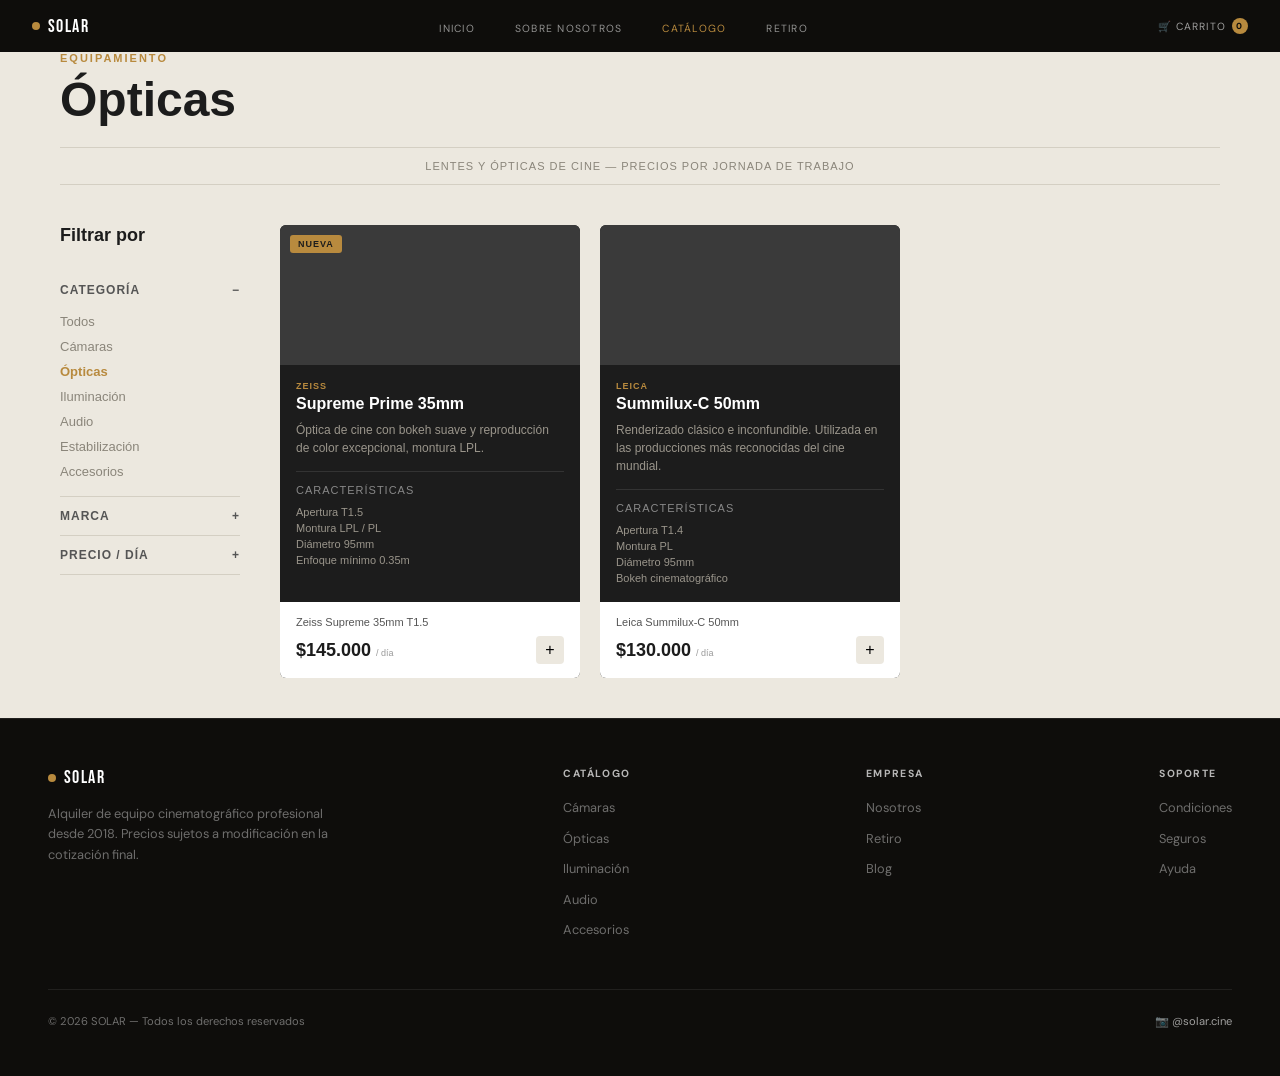
<file: catalogo-opticas.html>
<!DOCTYPE html>
<html lang="es">
<head>
  <meta charset="UTF-8">
  <meta name="viewport" content="width=device-width, initial-scale=1.0">
  <title>SOLAR — Ópticas</title>
  <link rel="preconnect" href="https://fonts.googleapis.com">
  <link rel="preconnect" href="https://fonts.gstatic.com" crossorigin>
  <link href="https://fonts.googleapis.com/css2?family=Bebas+Neue&family=DM+Sans:opsz,wght@9..40,400;9..40,500;9..40,700&display=swap" rel="stylesheet">
  <link rel="stylesheet" href="assets/styles.css">
</head>
<body>

  <nav>
    <a class="nav-logo" href="index.html"><span class="nav-logo-dot"></span> SOLAR</a>
    <ul class="nav-links">
      <li><a href="index.html">Inicio</a></li>
      <li><a href="nosotros.html">Sobre Nosotros</a></li>
      <li><a href="catalogo.html" class="activo">Catálogo</a></li>
      <li><a href="retiro.html">Retiro</a></li>
    </ul>
    <div class="nav-cart">🛒 Carrito <span class="cart-badge">0</span></div>
  </nav>

  <section class="catalogo con-navbar">
    <header class="catalogo-header">
      <p class="etiqueta-seccion">EQUIPAMIENTO</p>
      <h1>Ópticas</h1>
      <p class="aviso">LENTES Y ÓPTICAS DE CINE — PRECIOS POR JORNADA DE TRABAJO</p>
    </header>

    <div class="contenedor">
      <aside class="filtros">
        <h2>Filtrar por</h2>
        <div class="grupo-filtro">
          <div class="titulo-filtro"><span>CATEGORÍA</span><span>−</span></div>
          <ul class="opciones">
            <li><a href="catalogo.html">Todos</a></li>
            <li><a href="catalogo-camaras.html">Cámaras</a></li>
            <li><a href="catalogo-opticas.html" class="activo">Ópticas</a></li>
            <li><a href="catalogo.html">Iluminación</a></li>
            <li><a href="catalogo.html">Audio</a></li>
            <li><a href="catalogo.html">Estabilización</a></li>
            <li><a href="catalogo.html">Accesorios</a></li>
          </ul>
        </div>
        <div class="grupo-filtro"><div class="titulo-filtro"><span>MARCA</span><span>+</span></div></div>
        <div class="grupo-filtro"><div class="titulo-filtro"><span>PRECIO / DÍA</span><span>+</span></div></div>
      </aside>

      <main class="productos">
        <article class="tarjeta">
          <div class="imagen-producto"><span class="badge">NUEVA</span></div>
          <div class="info">
            <div>
              <p class="etiqueta-marca">ZEISS</p>
              <h3>Supreme Prime 35mm</h3>
              <p class="descripcion">Óptica de cine con bokeh suave y reproducción de color excepcional, montura LPL.</p>
            </div>
            <div class="caracteristicas">
              <p class="titulo-carac">CARACTERÍSTICAS</p>
              <ul><li>Apertura T1.5</li><li>Montura LPL / PL</li><li>Diámetro 95mm</li><li>Enfoque mínimo 0.35m</li></ul>
            </div>
          </div>
          <div class="pie">
            <span class="nombre-corto">Zeiss Supreme 35mm T1.5</span>
            <div class="pie-precio"><span class="precio">$145.000 <span>/ día</span></span><button class="boton-mas">+</button></div>
          </div>
        </article>

        <article class="tarjeta">
          <div class="imagen-producto"></div>
          <div class="info">
            <div>
              <p class="etiqueta-marca">LEICA</p>
              <h3>Summilux-C 50mm</h3>
              <p class="descripcion">Renderizado clásico e inconfundible. Utilizada en las producciones más reconocidas del cine mundial.</p>
            </div>
            <div class="caracteristicas">
              <p class="titulo-carac">CARACTERÍSTICAS</p>
              <ul><li>Apertura T1.4</li><li>Montura PL</li><li>Diámetro 95mm</li><li>Bokeh cinematográfico</li></ul>
            </div>
          </div>
          <div class="pie">
            <span class="nombre-corto">Leica Summilux-C 50mm</span>
            <div class="pie-precio"><span class="precio">$130.000 <span>/ día</span></span><button class="boton-mas">+</button></div>
          </div>
        </article>
      </main>
    </div>
  </section>

  <footer>
    <div class="footer-top">
      <div class="footer-marca">
        <div class="footer-logo"><span class="nav-logo-dot"></span> SOLAR</div>
        <p>Alquiler de equipo cinematográfico profesional desde 2018. Precios sujetos a modificación en la cotización final.</p>
      </div>
      <div class="footer-col">
        <h4>Catálogo</h4>
        <ul>
          <li><a href="catalogo-camaras.html">Cámaras</a></li>
          <li><a href="catalogo-opticas.html">Ópticas</a></li>
          <li><a href="catalogo.html">Iluminación</a></li>
          <li><a href="catalogo.html">Audio</a></li>
          <li><a href="catalogo.html">Accesorios</a></li>
        </ul>
      </div>
      <div class="footer-col">
        <h4>Empresa</h4>
        <ul>
          <li><a href="nosotros.html">Nosotros</a></li>
          <li><a href="retiro.html">Retiro</a></li>
          <li><a href="#">Blog</a></li>
        </ul>
      </div>
      <div class="footer-col">
        <h4>Soporte</h4>
        <ul>
          <li><a href="#">Condiciones</a></li>
          <li><a href="#">Seguros</a></li>
          <li><a href="#">Ayuda</a></li>
        </ul>
      </div>
    </div>
    <div class="footer-bottom">
      <span>© 2026 SOLAR — Todos los derechos reservados</span>
      <span class="footer-social">📷 @solar.cine</span>
    </div>
  </footer>

</body>
</html>
</file>
<file: assets/styles.css>
*, *::before, *::after {
  box-sizing: border-box;
  margin: 0;
  padding: 0;
}

:root {
  --cream: #ece8df;   /* CORREGIDO: antes era #900e0e (rojo) */
  --black: #0e0d0b;
  --gold:  #b88a3e;   /* CORREGIDO: antes era #ff6c6c (rosa) */
  --white: #ffffff;
  --font-display: 'Bebas Neue', sans-serif;
  --font-body: 'DM Sans', sans-serif;
}

html, body { height: 100%; }

body {
  font-family: var(--font-body);
  background: var(--black);
}

/* ---------- NAV ---------- */
nav {
  position: fixed;
  top: 0; left: 0; right: 0;
  z-index: 100;
  display: flex;
  align-items: center;
  justify-content: space-between;
  padding: 0 2rem;
  height: 52px;
  background: var(--black);
}

.nav-logo {
  display: flex;
  align-items: center;
  gap: 0.5rem;
  color: var(--white);
  font-family: var(--font-display);
  font-size: 1.1rem;
  letter-spacing: 0.08em;
  text-decoration: none;
}

.nav-logo-dot {
  width: 8px; height: 8px;
  background: var(--gold);
  border-radius: 50%;
}

.nav-links {
  display: flex;
  gap: 2.5rem;
  list-style: none;
}

.nav-links a {
  color: rgba(255, 255, 255, 0.55);
  text-decoration: none;
  font-size: 0.65rem;
  letter-spacing: 0.12em;
  text-transform: uppercase;
  transition: color 0.2s;
}

.nav-links a:hover { color: var(--white); }

/* enlace de la página actual, resaltado en dorado */
.nav-links a.activo { color: var(--gold); }

.nav-cart {
  display: flex;
  align-items: center;
  gap: 0.4rem;
  color: rgba(255, 255, 255, 0.6);
  font-size: 0.65rem;
  letter-spacing: 0.1em;
  text-transform: uppercase;
  cursor: pointer;
}

.cart-badge {
  background: var(--gold);
  color: var(--black);
  border-radius: 50%;
  width: 16px; height: 16px;
  font-size: 0.55rem;
  font-weight: 700;
  display: flex;
  align-items: center;
  justify-content: center;
}

/* ---------- HERO ---------- */
.hero {
  display: grid;
  grid-template-columns: 1fr 1fr;
  height: 100vh;
  padding-top: 52px;
}

.hero-left {
  background: var(--cream);
  display: flex;
  flex-direction: column;
  justify-content: flex-end;
  padding: 3.5rem 3rem;
}

.hero-title {
  font-family: Arial, Helvetica, sans-serif;
  font-size: clamp(7rem, 13vw, 14rem);
  line-height: 0.88;
  color: var(--black);
  margin-bottom: 1.8rem;
  animation: slideUp 0.9s cubic-bezier(0.16, 1, 0.3, 1) both;
}

.hero-subtitle {
  font-size: 0.62rem;
  letter-spacing: 0.18em;
  text-transform: uppercase;
  color: rgba(14, 13, 11, 0.55); /* CORREGIDO: era casi blanco sobre crema, no se leía */
  line-height: 1.7;
  margin-bottom: 2.2rem;
  animation: slideUp 0.9s 0.15s cubic-bezier(0.16, 1, 0.3, 1) both;
}

.hero-actions {
  display: flex;
  align-items: center;
  gap: 1.4rem;
  animation: slideUp 0.9s 0.25s cubic-bezier(0.16, 1, 0.3, 1) both;
}

.btn-primary {
  background: var(--black);
  color: var(--white);
  border: none;
  padding: 0.75rem 1.5rem;
  font-family: var(--font-body);
  font-size: 0.65rem;
  font-weight: 500;
  letter-spacing: 0.12em;
  text-transform: uppercase;
  cursor: pointer;
  border-radius: 100px;
  transition: background 0.2s;
}

.btn-primary:hover { background: #2a2825; }

.btn-ghost {
  background: none;
  border: none;
  color: rgba(14, 13, 11, 0.5);
  font-family: var(--font-body);
  font-size: 0.65rem;
  letter-spacing: 0.12em;
  text-transform: uppercase;
  cursor: pointer;
  transition: color 0.2s;
}

.btn-ghost:hover { color: var(--black); }

.hero-right {
  position: relative;
  overflow: hidden;
  background: var(--black);
  height: 100%;
}

.hero-img {
  width: 100%;
  height: 100%;
  object-fit: cover;
  display: block;
  animation: zoomIn 1.2s cubic-bezier(0.16, 1, 0.3, 1) both;
}

.stats {
  position: absolute;
  bottom: 3rem;
  right: 2.5rem;
  display: flex;
  flex-direction: column;
  gap: 1.2rem;
  text-align: right;
  animation: slideUp 0.9s 0.4s cubic-bezier(0.16, 1, 0.3, 1) both;
}

.stat-value {
  font-family: var(--font-display);
  font-size: 2rem;
  color: var(--white);
  line-height: 1;
}

.stat-label {
  font-size: 0.55rem;
  letter-spacing: 0.2em;
  text-transform: uppercase;
  color: rgba(255, 255, 255, 0.4);
  margin-top: 0.15rem;
}

.light-beam {
  position: absolute;
  top: 0; left: 0;
  width: 100%; height: 100%;
  pointer-events: none;
  background: conic-gradient(
    from 200deg at 45% 38%,
    transparent 0deg,
    rgba(255, 220, 140, 0.07) 8deg,
    transparent 20deg
  );
}

/* ---------- ANIMACIONES ---------- */
@keyframes slideUp {
  from { opacity: 0; transform: translateY(60px); }
  to   { opacity: 1; transform: translateY(0); }
}

@keyframes zoomIn {
  from { transform: scale(1.06); opacity: 0; }
  to   { transform: scale(1); opacity: 1; }
}

/* ============================================
   SECCIÓN CATÁLOGO
   ============================================ */
.catalogo {
    background-color: var(--cream);
    color: #2b2b2b;
    font-family: Arial, Helvetica, sans-serif;
    padding: 40px 60px;
}

/* en las páginas internas hay navbar fijo arriba: dejamos aire */
.con-navbar { padding-top: 52px; }

.catalogo .etiqueta-seccion {
    font-size: 11px;
    letter-spacing: 2px;
    color: var(--gold);
    font-weight: bold;
    margin-bottom: 8px;
}

.catalogo h1 {
    font-size: 48px;
    font-weight: 800;
    margin-bottom: 20px;
    color: #1c1c1c;
}

.catalogo .aviso {
    text-align: center;
    font-size: 11px;
    letter-spacing: 1px;
    color: #8a857a;
    border-top: 1px solid #d4cfc3;
    border-bottom: 1px solid #d4cfc3;
    padding: 12px 0;
    margin-bottom: 40px;
}

.catalogo .contenedor {
    display: flex;
    gap: 40px;
}

.catalogo .filtros {
    width: 180px;
    flex-shrink: 0;
}

.catalogo .filtros h2 {
    font-size: 18px;
    margin-bottom: 25px;
    color: #1c1c1c;
}

.catalogo .grupo-filtro {
    border-bottom: 1px solid #d4cfc3;
    padding: 12px 0;
}

.catalogo .titulo-filtro {
    display: flex;
    justify-content: space-between;
    font-size: 12px;
    letter-spacing: 1px;
    font-weight: bold;
    color: #555;
}

.catalogo .opciones {
    list-style: none;
    margin-top: 12px;
    padding-left: 0;
}

.catalogo .opciones li {
    padding: 5px 0;
}

/* los filtros ahora son ENLACES (etiqueta <a>) */
.catalogo .opciones a {
    font-size: 13px;
    color: #8a857a;
    text-decoration: none;
    display: block;
    transition: color 0.2s;
}

.catalogo .opciones a:hover { color: #b88a3e; }

.catalogo .opciones a.activo {
    color: var(--gold);
    font-weight: bold;
}

.catalogo .productos {
    flex-grow: 1;
    display: grid;
    grid-template-columns: repeat(3, 1fr);
    gap: 20px;
    align-content: start;
}

.catalogo .tarjeta {
    background-color: #1c1c1c;
    border-radius: 6px;
    overflow: hidden;
    color: #fff;
    display: flex;
    flex-direction: column;
}

.catalogo .imagen-producto {
    height: 140px;
    background-color: #3a3a3a;
    background-size: cover;
    background-position: center;
    position: relative;
}

/* Esta regla aplica a TODAS las fotos del catálogo de una sola vez.
   Cualquier <img> que pongas dentro de un .imagen-producto se va a
   ver igual: llena el recuadro sin deformarse (object-fit: cover). */
.catalogo .imagen-producto img {
    width: 100%;
    height: 100%;
    object-fit: cover;
    display: block;
}

.catalogo .badge {
    position: absolute;
    top: 10px;
    left: 10px;
    background-color: var(--gold);
    color: #1c1c1c;
    font-size: 9px;
    font-weight: bold;
    letter-spacing: 1px;
    padding: 4px 8px;
    border-radius: 3px;
}

/* APILADO en vertical para que no se desborde */
.catalogo .info {
    padding: 16px;
    display: flex;
    flex-direction: column;
    gap: 14px;
    flex-grow: 1;
}

.catalogo .etiqueta-marca {
    font-size: 9px;
    color: var(--gold);
    letter-spacing: 1px;
    font-weight: bold;
}

.catalogo .info h3 {
    font-size: 16px;
    margin: 4px 0 8px;
}

.catalogo .descripcion {
    font-size: 12px;
    color: #9a958b;
    line-height: 1.5;
}

.catalogo .caracteristicas {
    font-size: 11px;
    color: #777;
    border-top: 1px solid #333;
    padding-top: 12px;
}

.catalogo .caracteristicas .titulo-carac {
    letter-spacing: 1px;
    margin-bottom: 8px;
    color: #888;
}

.catalogo .caracteristicas ul {
    list-style: none;
    padding-left: 0;
    margin: 0;
}

.catalogo .caracteristicas li {
    color: #9a958b;
    padding: 2px 0;
}

.catalogo .pie {
    background-color: #fff;
    color: #1c1c1c;
    padding: 14px 16px;
    display: flex;
    flex-direction: column;
    gap: 8px;
}

.catalogo .nombre-corto {
    font-size: 11px;
    color: #555;
}

.catalogo .pie-precio {
    display: flex;
    justify-content: space-between;
    align-items: center;
}

.catalogo .precio {
    font-size: 18px;
    font-weight: 800;
    white-space: nowrap;
}

.catalogo .precio span {
    font-size: 9px;
    font-weight: normal;
    color: #999;
}

.catalogo .boton-mas {
    background-color: var(--cream);
    border: none;
    width: 28px;
    height: 28px;
    border-radius: 4px;
    font-size: 16px;
    cursor: pointer;
    flex-shrink: 0;
}

/* ============================================
   PÁGINA PUNTO DE RETIRO
   ============================================ */
.retiro {
    background-color: var(--cream);
    color: #2b2b2b;
    font-family: Arial, Helvetica, sans-serif;
    padding: 40px 60px;
    min-height: 100vh;
}

.retiro .etiqueta-seccion {
    font-size: 11px;
    letter-spacing: 2px;
    color: var(--gold);
    font-weight: bold;
    margin-bottom: 8px;
}

.retiro h1 {
    font-size: 48px;
    font-weight: 800;
    margin-bottom: 30px;
    color: #1c1c1c;
}

.retiro .retiro-grid {
    display: flex;
    gap: 40px;
    align-items: flex-start;
}

.retiro .datos { width: 280px; flex-shrink: 0; }

.retiro .dato {
    display: flex;
    gap: 12px;
    margin-bottom: 24px;
}

.retiro .dato-icono { font-size: 18px; }

.retiro .dato-titulo {
    font-size: 10px;
    letter-spacing: 1px;
    color: var(--gold);
    font-weight: bold;
    margin-bottom: 4px;
}

.retiro .dato-texto {
    font-size: 13px;
    color: #555;
    line-height: 1.5;
}

.retiro .mapa {
    flex-grow: 1;
    height: 360px;
    background-color: #d8d2c6;
    border-radius: 8px;
    display: flex;
    align-items: center;
    justify-content: center;
    color: #8a857a;
    font-size: 13px;
}

/* ============================================
   PÁGINA NOSOTROS
   ============================================ */
.nosotros {
    background-color: var(--cream);
    color: #2b2b2b;
    font-family: Arial, Helvetica, sans-serif;
    padding: 80px 60px;
    min-height: 100vh;
}

.nosotros .etiqueta-seccion {
    font-size: 11px;
    letter-spacing: 2px;
    color: var(--gold);
    font-weight: bold;
    margin-bottom: 8px;
}

.nosotros h1 {
    font-size: 48px;
    font-weight: 800;
    margin-bottom: 24px;
    color: #1c1c1c;
}

.nosotros p {
    max-width: 65ch;
    font-size: 15px;
    line-height: 1.7;
    color: #555;
    margin-bottom: 18px;
}

/* ============================================
   FOOTER (igual en todas las páginas)
   ============================================ */
footer {
  background: var(--black);
  color: rgba(255, 255, 255, 0.4);
  padding: 3rem;
  border-top: 1px solid rgba(255, 255, 255, 0.08);
}

.footer-top {
  display: flex;
  justify-content: space-between;
  gap: 40px;
  flex-wrap: wrap;
  margin-bottom: 2.5rem;
}

.footer-marca { max-width: 280px; }

.footer-logo {
  display: flex;
  align-items: center;
  gap: 0.5rem;
  color: var(--white);
  font-family: var(--font-display);
  font-size: 1.1rem;
  letter-spacing: 0.08em;
  margin-bottom: 1rem;
}

.footer-marca p {
  font-size: 0.8rem;
  line-height: 1.6;
}

.footer-col h4 {
  color: rgba(255,255,255,0.7);
  font-size: 0.65rem;
  letter-spacing: 0.15em;
  text-transform: uppercase;
  margin-bottom: 1rem;
}

.footer-col ul { list-style: none; }

.footer-col li { margin-bottom: 0.6rem; }

.footer-col a {
  color: rgba(255,255,255,0.4);
  text-decoration: none;
  font-size: 0.8rem;
  transition: color 0.2s;
}

.footer-col a:hover { color: var(--white); }

.footer-bottom {
  display: flex;
  justify-content: space-between;
  align-items: center;
  flex-wrap: wrap;
  gap: 12px;
  padding-top: 1.5rem;
  border-top: 1px solid rgba(255,255,255,0.08);
  font-size: 0.7rem;
}

.footer-social { color: rgba(255,255,255,0.6); }

/* ============================================
   ESTILOS DE LA SECCIÓN PUNTO DE RETIRO
   (pegar al final de tu styles.css)

   Nota: usa las variables --cream, --gold, --black
   que ya tenés definidas en :root. Si no las tuvieras,
   reemplazá var(--gold) por #b88a3e, etc.
   ============================================ */

.retiro {
    background-color: var(--cream);
    color: #2b2b2b;
    font-family: Arial, Helvetica, sans-serif;
    padding: 40px 60px;
    min-height: 100vh;
}

/* si la sección va con el navbar fijo arriba, deja aire */
.con-navbar { padding-top: 52px; }

.retiro .etiqueta-seccion {
    font-size: 11px;
    letter-spacing: 2px;
    color: var(--gold);
    font-weight: bold;
    margin-bottom: 8px;
}

.retiro h1 {
    font-size: 48px;
    font-weight: 800;
    margin-bottom: 30px;
    color: #1c1c1c;
}

/* --- DATOS + MAPA en dos columnas --- */
.retiro .retiro-grid {
    display: flex;
    gap: 40px;
    align-items: flex-start;
}

.retiro .datos { width: 280px; flex-shrink: 0; }

.retiro .dato {
    display: flex;
    gap: 12px;
    margin-bottom: 24px;
}

.retiro .dato-icono { font-size: 18px; }

.retiro .dato-titulo {
    font-size: 10px;
    letter-spacing: 1px;
    color: var(--gold);
    font-weight: bold;
    margin-bottom: 4px;
}

.retiro .dato-texto {
    font-size: 13px;
    color: #555;
    line-height: 1.5;
}

/* --- MAPA --- */
.retiro .mapa {
    flex-grow: 1;
    height: 360px;
    background-color: #d8d2c6;
    border-radius: 8px;
    display: flex;
    align-items: center;
    justify-content: center;
    color: #8a857a;
    font-size: 13px;
    position: relative;
    overflow: hidden;
}

/* el puntito central del mapa */
.retiro .marcador {
    position: absolute;
    top: 50%;
    left: 50%;
    width: 18px;
    height: 18px;
    background: var(--gold);
    border: 3px solid #fff;
    border-radius: 50%;
    transform: translate(-50%, -50%);
    z-index: 2;
}

/* el anillo que se expande y desvanece (animación de pulso) */
.retiro .marcador::before {
    content: "";
    position: absolute;
    top: 50%;
    left: 50%;
    width: 18px;
    height: 18px;
    border-radius: 50%;
    background: rgba(184, 138, 62, 0.5);
    transform: translate(-50%, -50%);
    animation: pulso 2s infinite ease-out;
}

/* @keyframes define los fotogramas: de chico y opaco a grande y transparente */
@keyframes pulso {
    0%   { width: 18px; height: 18px; opacity: 0.8; }
    100% { width: 70px; height: 70px; opacity: 0; }
}

/* --- FORMULARIO DE CONTACTO --- */
.retiro .formulario {
    margin-top: 50px;
    max-width: 520px;
}

.retiro .formulario h2 {
    font-size: 24px;
    color: #1c1c1c;
    margin-bottom: 6px;
}

.retiro .formulario p.subtitulo {
    font-size: 13px;
    color: #8a857a;
    margin-bottom: 24px;
}

.retiro .campo { margin-bottom: 18px; }

.retiro .campo label {
    display: block;
    font-size: 11px;
    letter-spacing: 1px;
    text-transform: uppercase;
    color: #555;
    margin-bottom: 6px;
}

/* transition: suaviza el cambio de borde y sombra al hacer foco */
.retiro .campo input,
.retiro .campo textarea {
    width: 100%;
    padding: 12px 14px;
    border: 1px solid #d4cfc3;
    border-radius: 6px;
    background: #fff;
    font-family: 'DM Sans', sans-serif;
    font-size: 14px;
    color: #2b2b2b;
    transition: border-color 0.25s ease, box-shadow 0.25s ease;
}

/* :focus = cuando el campo está seleccionado */
.retiro .campo input:focus,
.retiro .campo textarea:focus {
    outline: none;
    border-color: var(--gold);
    box-shadow: 0 0 0 3px rgba(184, 138, 62, 0.15);
}

.retiro .campo textarea {
    resize: vertical;
    min-height: 100px;
}

/* botón con transición de color y leve desplazamiento al pasar el mouse */
.retiro .btn-enviar {
    background: var(--black);
    color: #fff;
    border: none;
    padding: 13px 28px;
    border-radius: 100px;
    font-family: 'DM Sans', sans-serif;
    font-size: 12px;
    letter-spacing: 1px;
    text-transform: uppercase;
    cursor: pointer;
    transition: background 0.25s ease, transform 0.15s ease;
}

.retiro .btn-enviar:hover {
    background: var(--gold);
    transform: translateY(-2px);
}

.retiro .btn-enviar:active {
    transform: translateY(0);
}

.retiro .mapa iframe {
    border-radius: 8px;
}


/* ============================================
   RESPONSIVE
   ============================================ */

@media (max-width: 900px) {

  nav {
    padding: 0 1.2rem;
  }
  .nav-links {
    gap: 1.2rem;
  }

  /* HERO:*/
  .hero {
    grid-template-columns: 1fr;
    height: auto;
  }
  .hero-left {
    padding: 2.5rem 1.5rem;
  }
  .hero-right {
    height: 60vh;
  }

  /* CATÁLOGO:*/
  .catalogo {
    padding: 40px 24px;
  }
  .catalogo .contenedor {
    flex-direction: column;
  }
  .catalogo .filtros {
    width: 100%;
  }
  /* 2 tarjetas por fila */
  .catalogo .productos {
    grid-template-columns: repeat(2, 1fr);
  }

  /* RETIRO */
  .retiro {
    padding: 40px 24px;
  }
  .retiro .retiro-grid {
    flex-direction: column;
  }
  .retiro .datos {
    width: 100%;
  }
  .retiro .mapa {
    width: 100%;
    height: 320px;
  }
}


@media (max-width: 600px) {

  /* NAV: ocultar links del medio */
  .nav-links {
    display: none;
  }

  /* HERO */
  .hero-left {
    padding: 2rem 1.2rem;
    align-items: flex-start;
  }
  .hero-actions {
    flex-direction: column;
    align-items: stretch;
    width: 100%;
    gap: 1rem;
  }
  .btn-primary,
  .btn-ghost {
    width: 100%;
    text-align: center;
  }
  .hero-right {
    height: 45vh;
  }
  .stats {
    right: 1.2rem;
    bottom: 1.5rem;
  }

  /* CATÁLOGO */
  .catalogo {
    padding: 30px 16px;
  }
  .catalogo h1 {
    font-size: 36px;
  }
  /*tarjetas */
  .catalogo .productos {
    grid-template-columns: 1fr;
  }

  /* RETIRO */
  .retiro {
    padding: 30px 16px;
  }
  .retiro h1 {
    font-size: 36px;
  }
  .retiro .formulario {
    max-width: 100%;
  }

  /* FOOTER: una columna */
  .footer-top {
    flex-direction: column;
    gap: 24px;
  }
  .footer-bottom {
    flex-direction: column;
    gap: 10px;
    text-align: center;
  }
}
</file>
